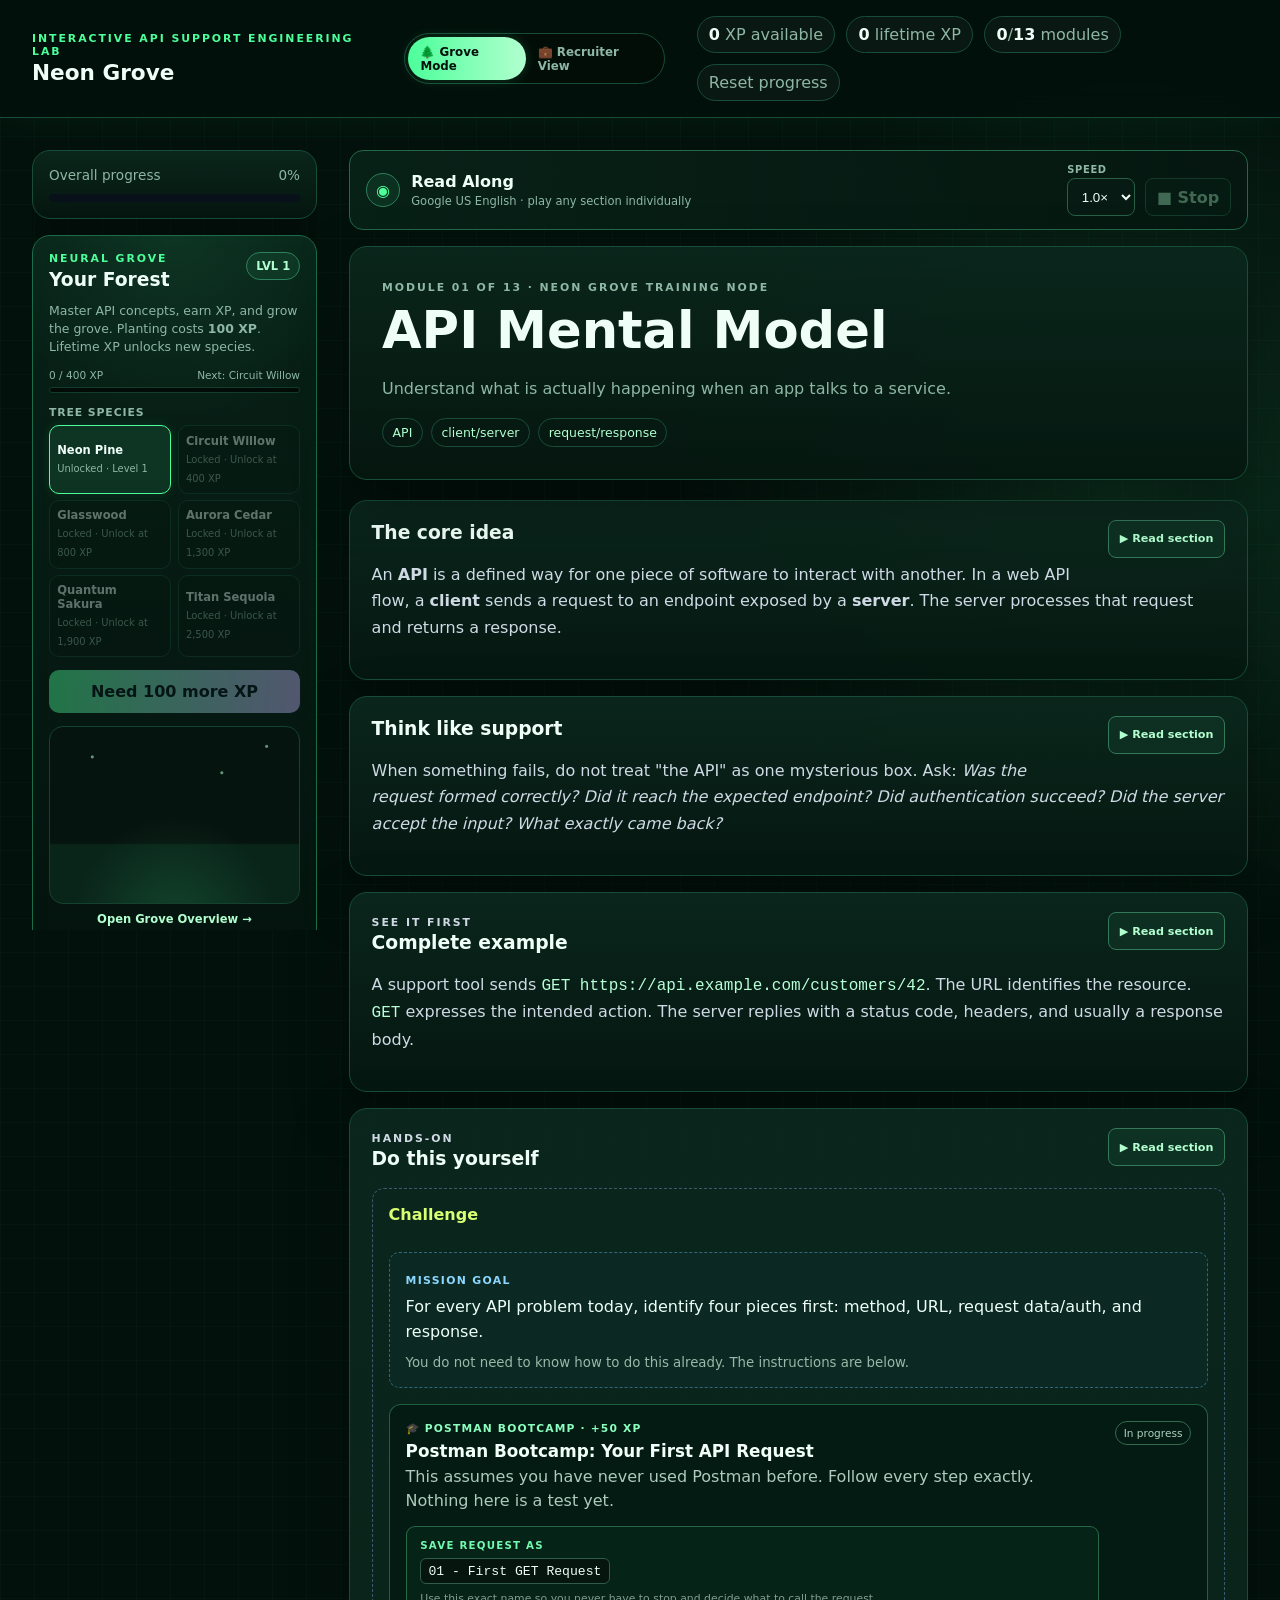
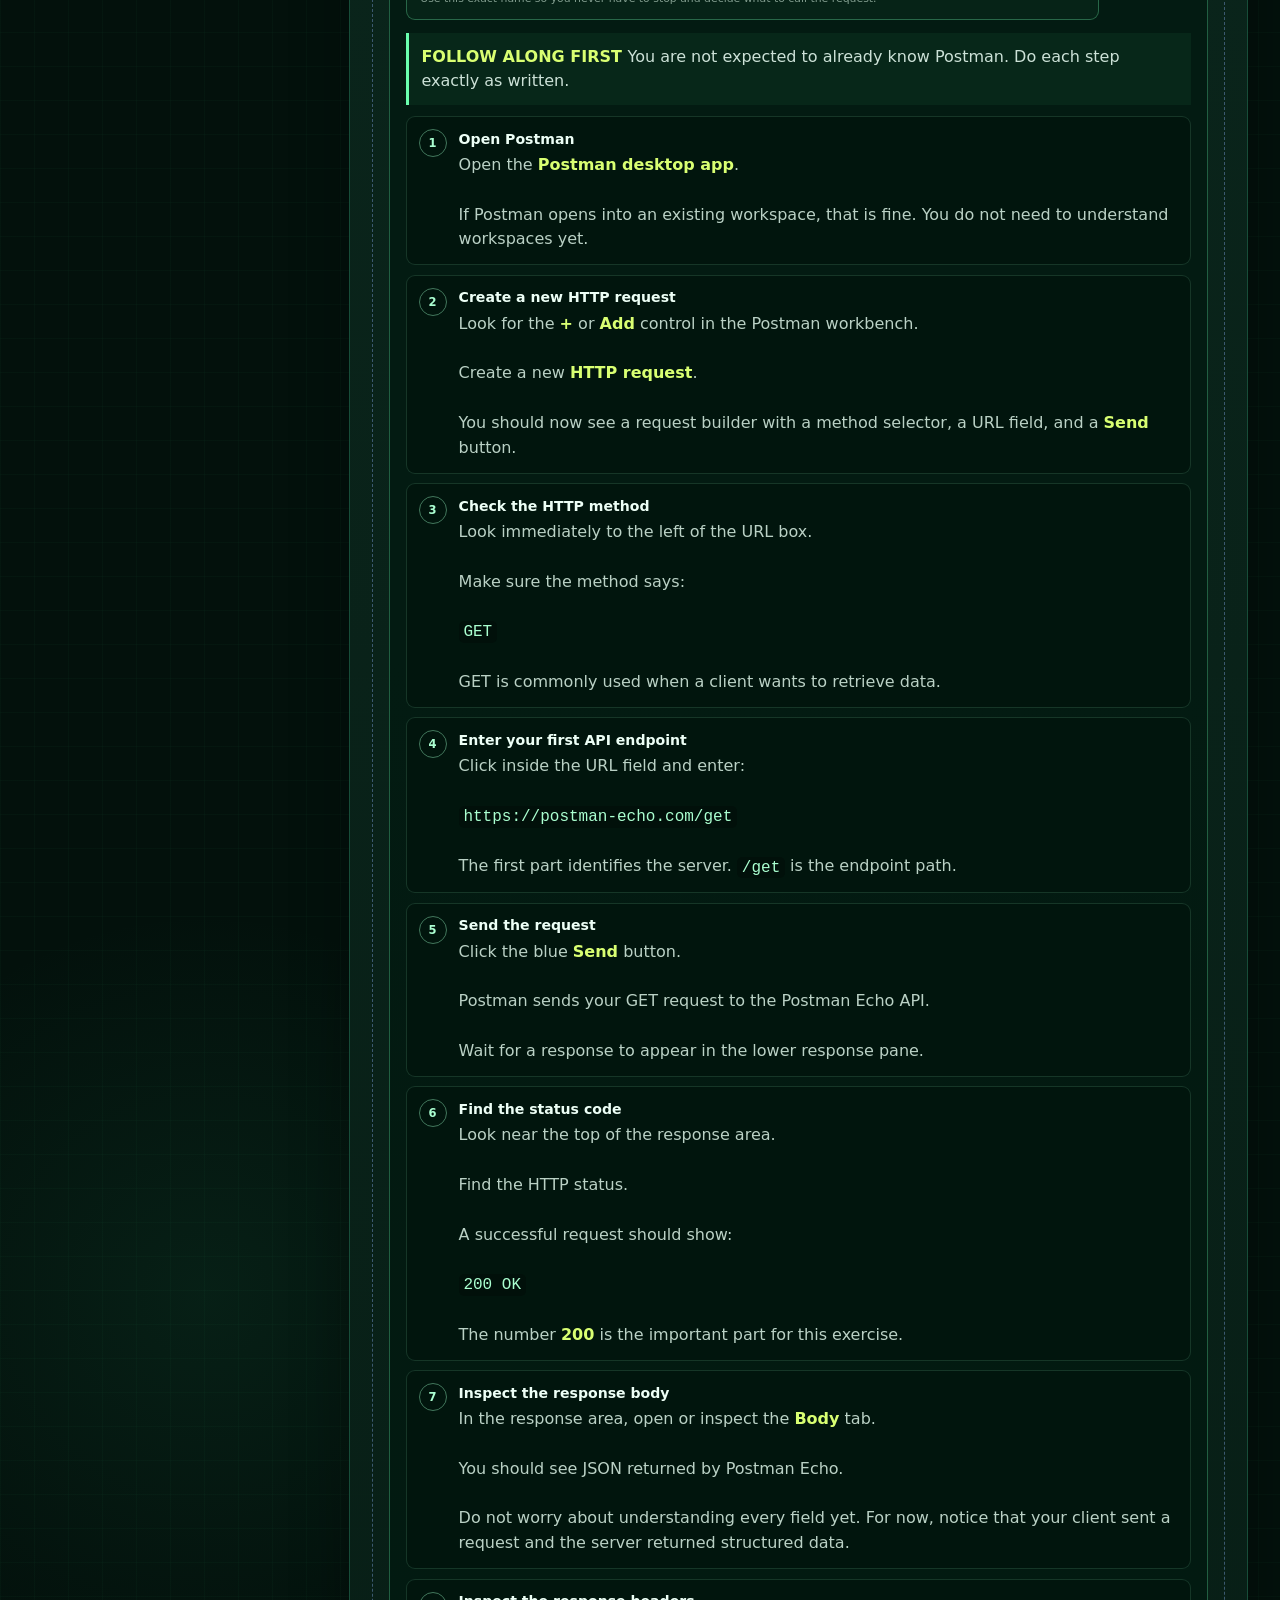
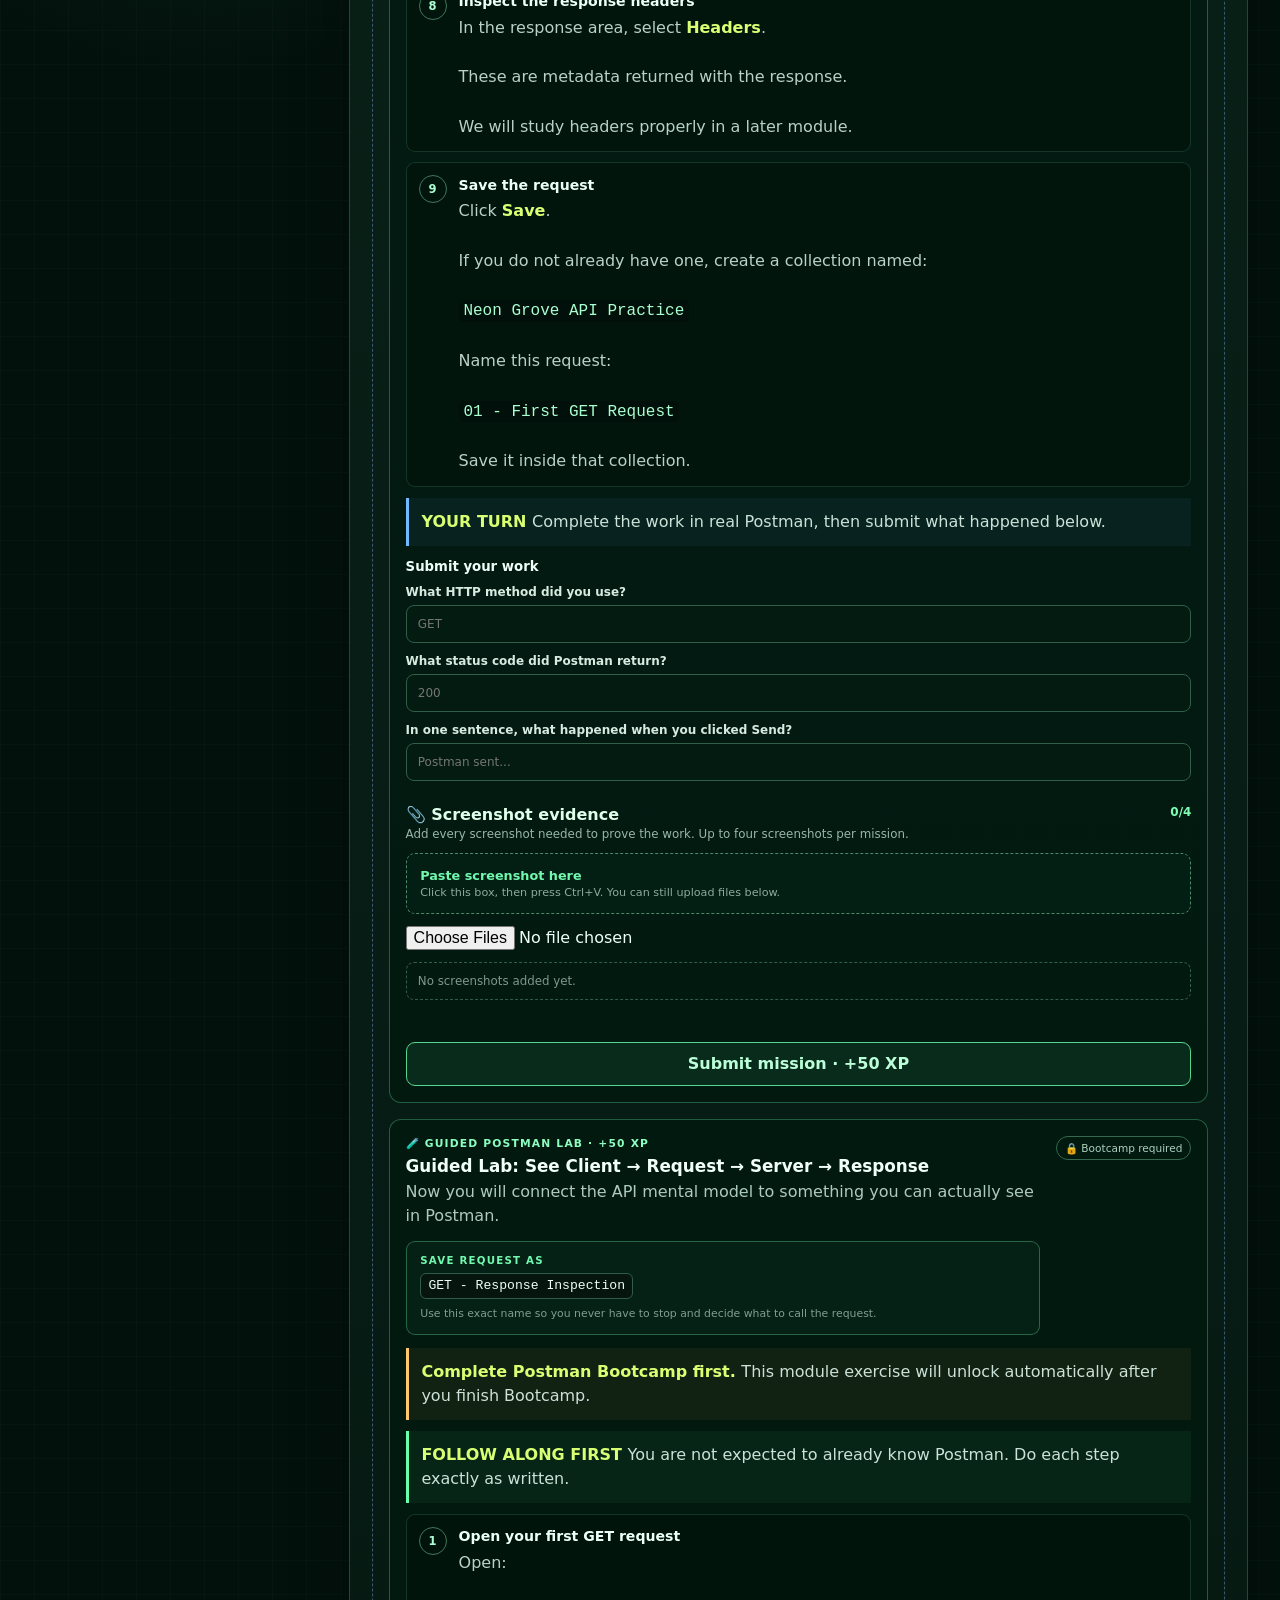
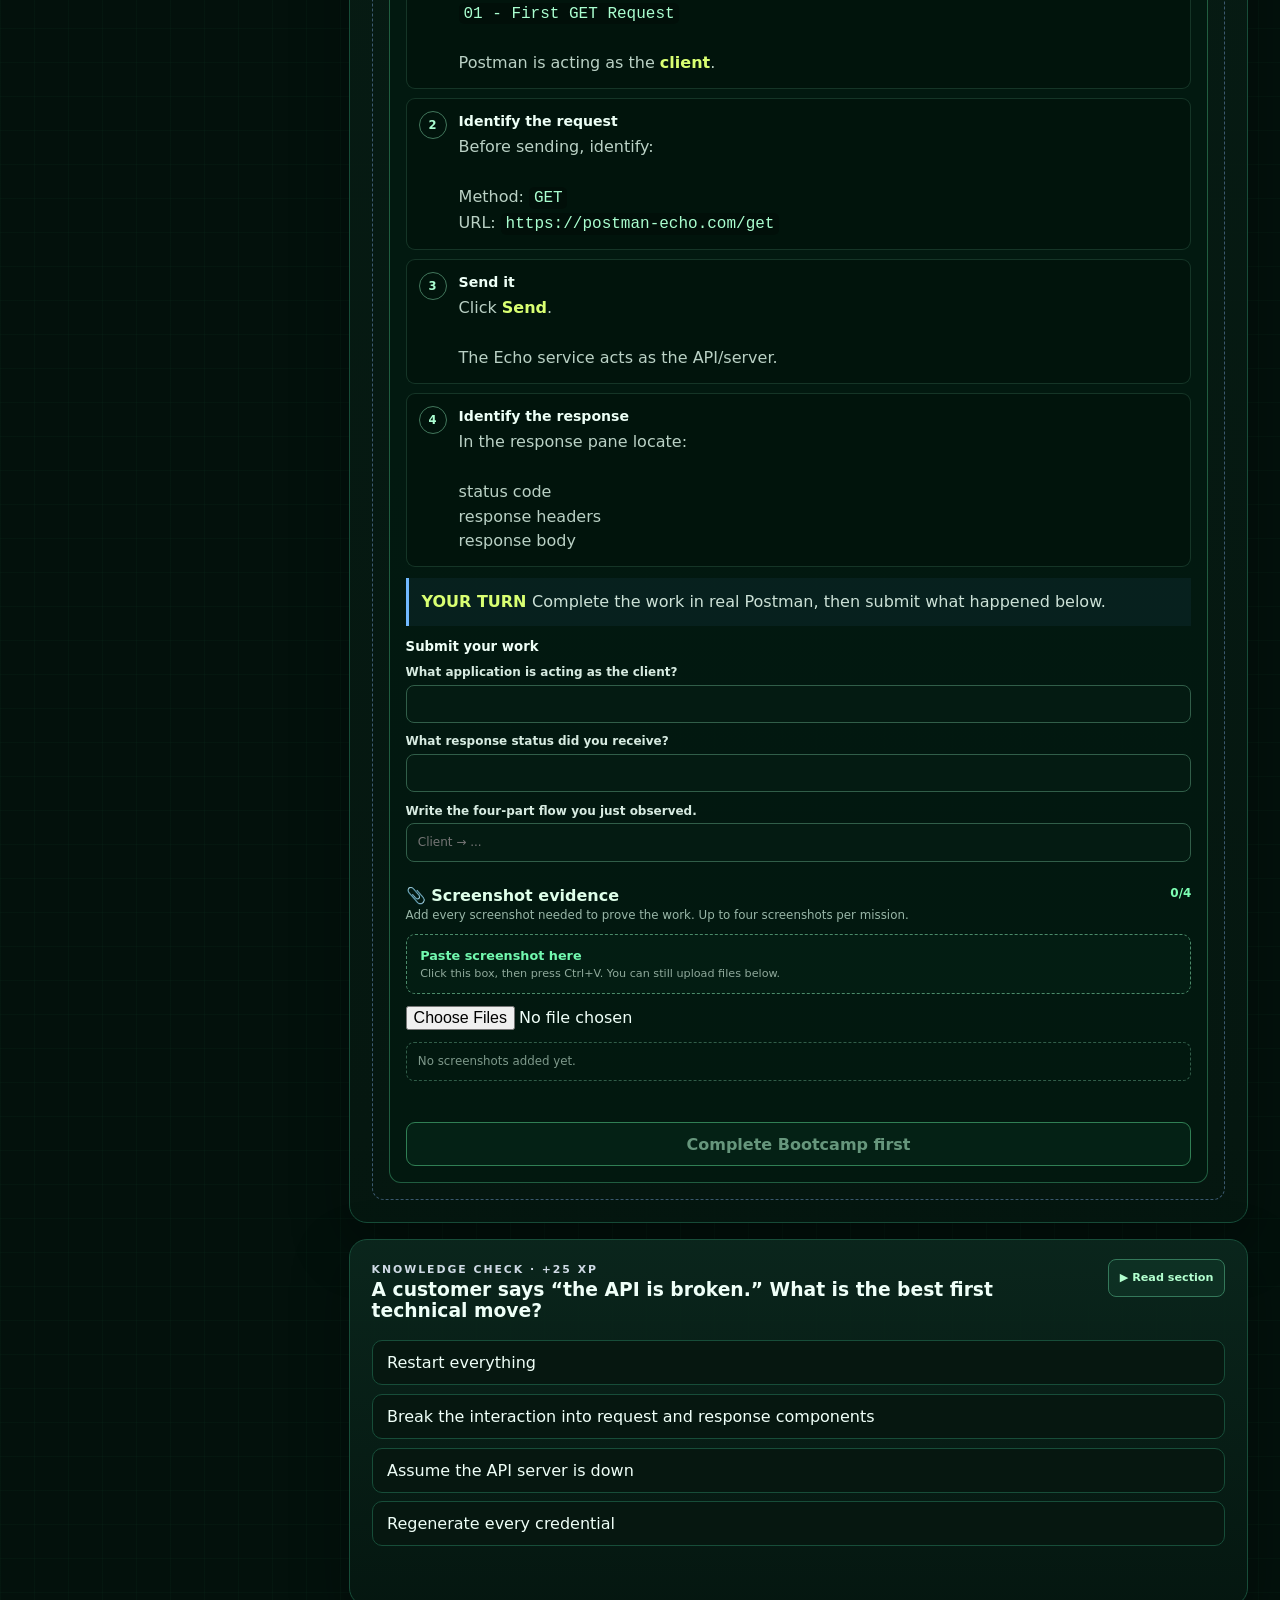
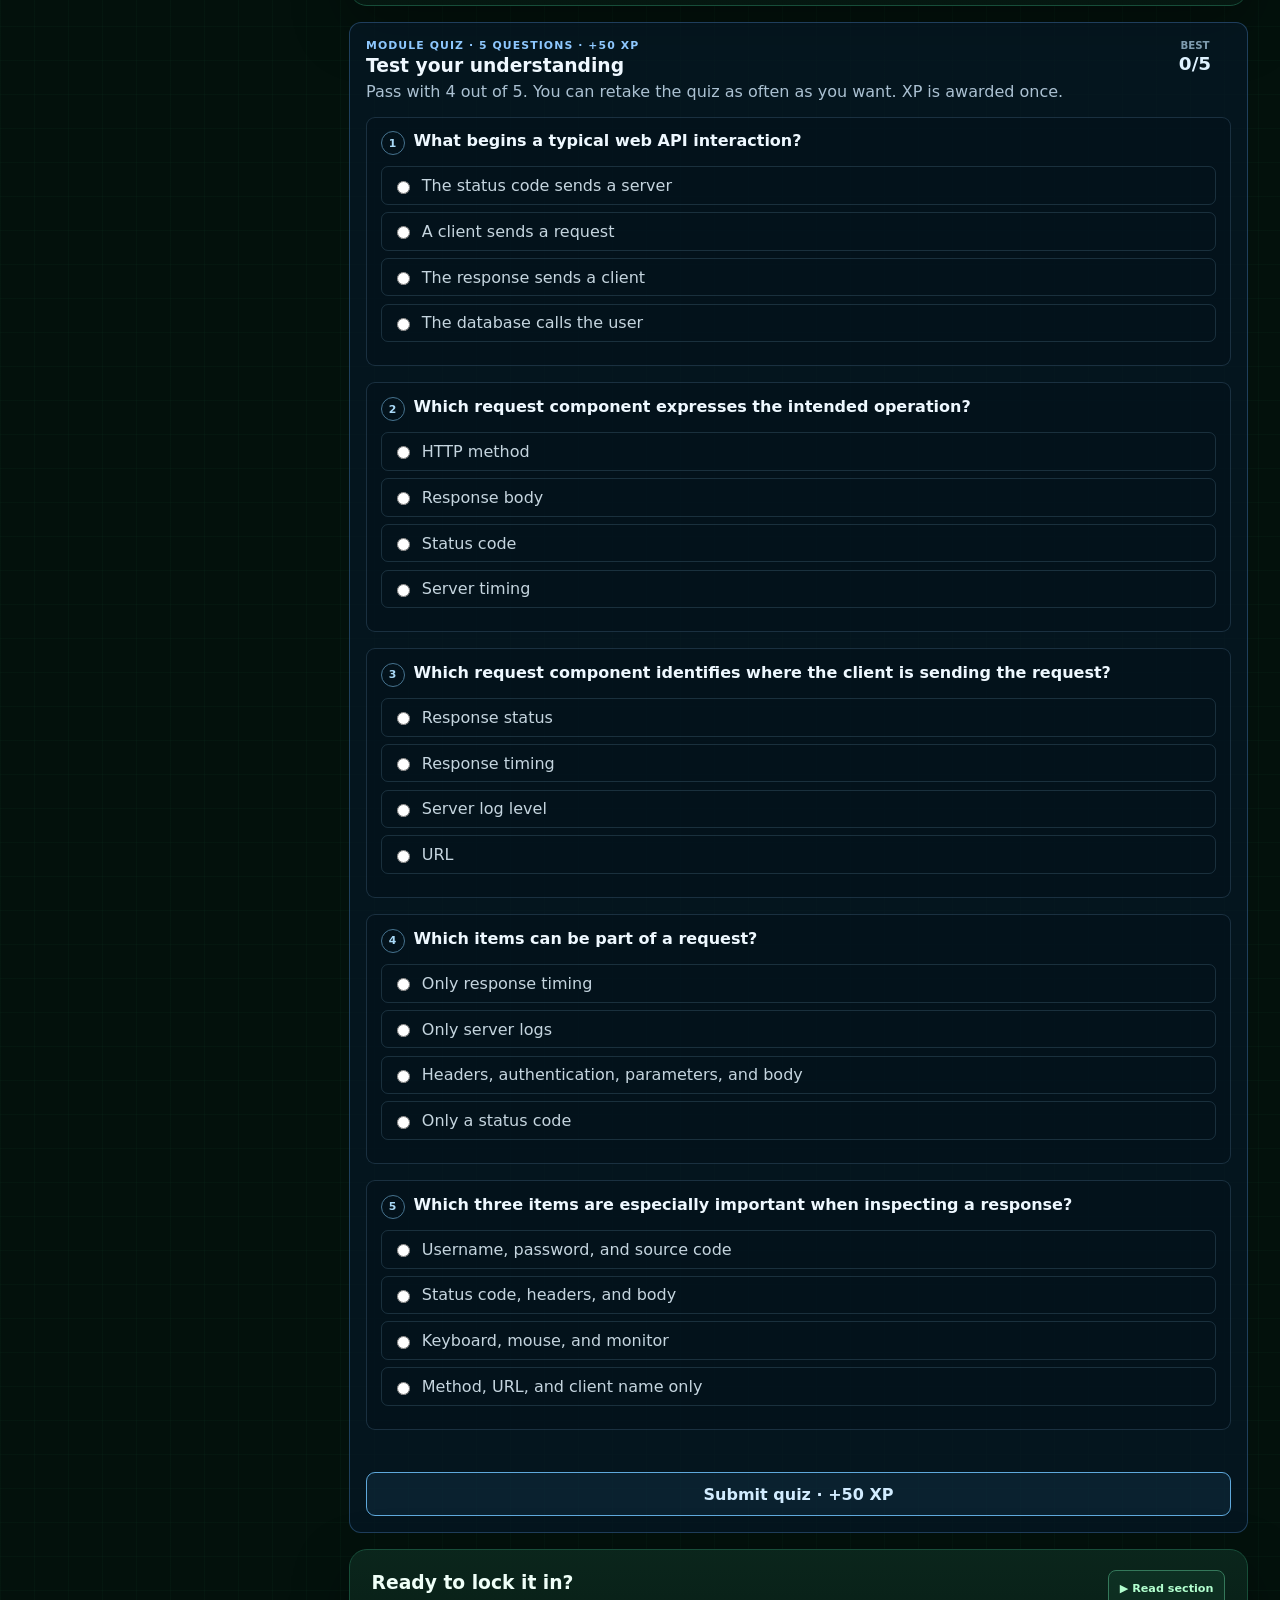
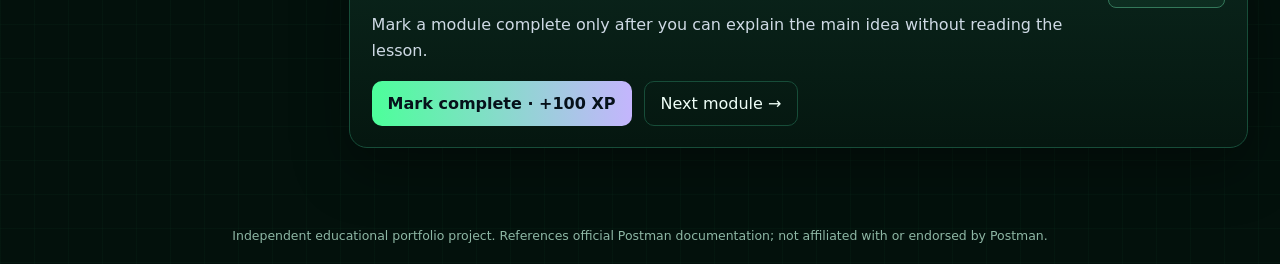
<file: index.html>
<!doctype html>
<html lang="en">
<head>
  <meta charset="utf-8" />
  <meta name="viewport" content="width=device-width, initial-scale=1" />
  <meta name="description" content="Interactive API troubleshooting lab for learning REST APIs, HTTP, JSON, authentication, Postman, and support-engineering workflows." />
  <title>Neon Grove: API Support Lab</title>
  <link rel="stylesheet" href="styles.css?v=20261002114543" />
</head>
<body>
  <header class="topbar">
    <div>
      <p class="eyebrow">INTERACTIVE API SUPPORT ENGINEERING LAB</p>
      <h1>Neon Grove</h1>
      
    </div>
    
      <div class="mode-toggle"
           aria-label="Portfolio view">

        <span class="mode-option active">
          🌲 Grove Mode
        </span>

        <a class="mode-option"
           href="technical.html">
          💼 Recruiter View
        </a>

      </div>
    <div class="stats">
      <span><strong id="xp">0</strong> XP available</span>
      <span><strong id="earnedXp">0</strong> lifetime XP</span>
      <span><strong id="completed">0</strong>/<strong id="totalModules">0</strong> modules</span>
      <button id="resetBtn" class="ghost" type="button">Reset progress</button>
    </div>
  </header>

  <main class="shell">
    <aside class="sidebar">
      <div class="progress-card">
        <div class="progress-label">
          <span>Overall progress</span>
          <span id="progressPct">0%</span>
        </div>
        <div class="progress-track"><div id="progressBar" class="progress-bar"></div></div>
      </div>

      <section class="forest-panel">
        <div class="forest-head">
          <div>
            <p class="eyebrow">NEURAL GROVE</p>
            <h3>Your Forest</h3>
          </div>
          <span id="forestLevel" class="forest-level">LVL 1</span>
        </div>

        <p class="forest-copy">
          Master API concepts, earn XP, and grow the grove.
          Planting costs <strong>100 XP</strong>. Lifetime XP unlocks new species.
        </p>

        <div class="xp-meter">
          <div class="xp-meter-row">
            <span id="levelProgressLabel">0 / 400 XP</span>
            <span id="nextUnlockLabel">Next: Circuit Willow</span>
          </div>

          <div class="xp-meter-track">
            <div id="levelProgressBar" class="xp-meter-fill"></div>
          </div>
        </div>

        <p class="forest-label">Tree species</p>
        <div id="speciesPicker" class="species-picker"></div>

        <button id="plantTreeBtn"
                class="primary forest-plant"
                type="button">
          Plant Tree · 100 XP
        </button>

        <a class="forest-map-link"
   href="forest.html"
   aria-label="Open Neon Grove forest overview">

  <div id="forestGrid"
       class="forest-grid"
       aria-label="Your futuristic forest">
  </div>

  <span class="forest-open-label">
    Open Grove Overview →
  </span>

</a>

        <p id="forestHint" class="forest-hint">
          Earn your first 100 XP and plant something.
        </p>
      </section>
      <nav id="moduleNav" aria-label="Course modules"></nav>

      <div class="side-note">
        <strong>Support Engineer Mode</strong>
        <p>Learn it. Use it. Break it. Diagnose it.</p>
      </div>
    </aside>

    <section class="content">
      <div id="hero" class="hero"></div>
      <div id="lesson"></div>
    </section>
  </main>

  <footer>
    Independent educational portfolio project. References official Postman documentation; not affiliated with or endorsed by Postman.
  </footer>






  <script src="data/lessons.js?v=20261003125410"></script>
  <script src="data/postman-tutorials.js?v=20261003125410"></script>
  <script src="data/module-quizzes.js?v=20261003125410"></script>
  <script src="public-state.js"></script>
<script src="app.js?v=20261003175802"></script>
  <script src="speech.js?v=20261003125410"></script>
</body>
</html>
</file>
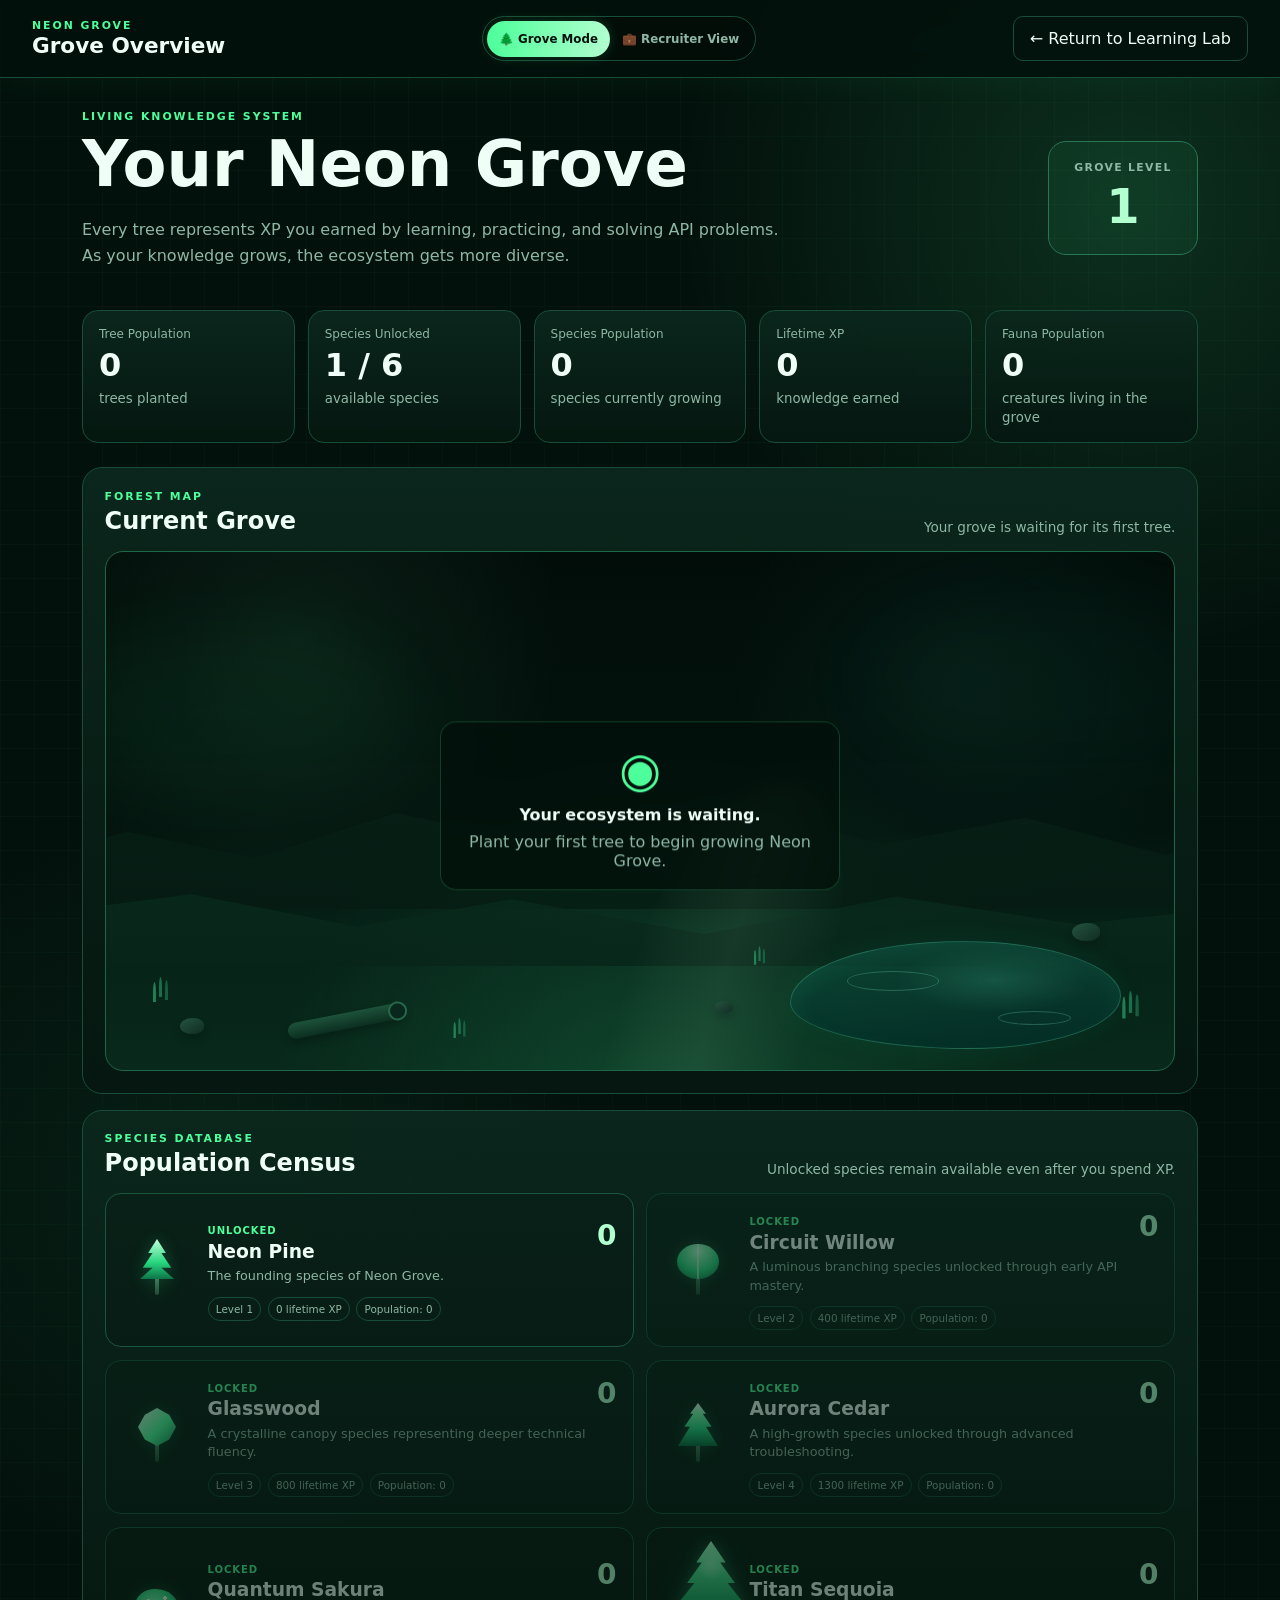
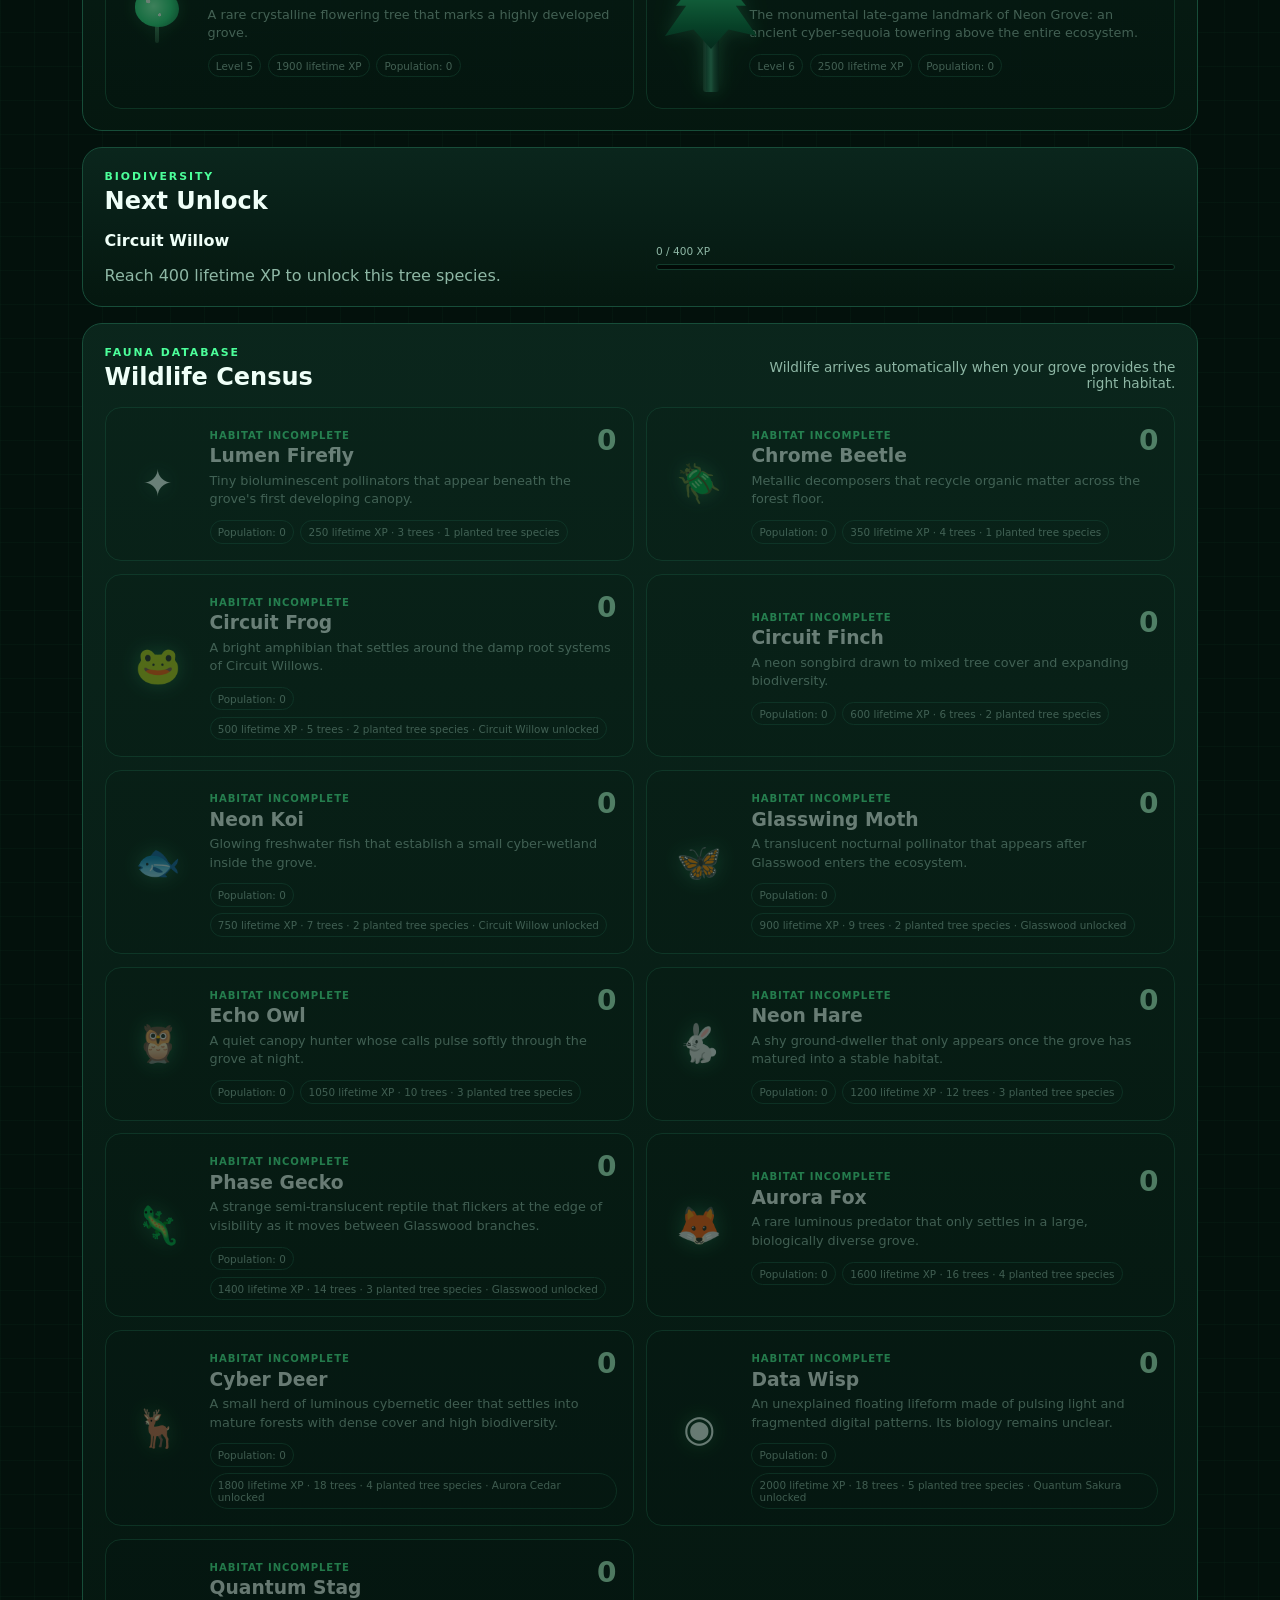
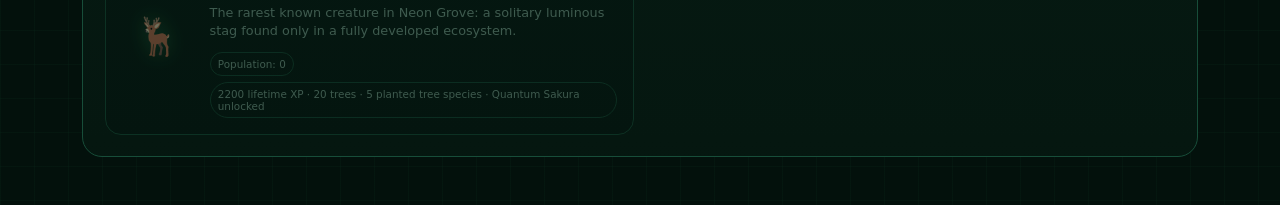
<file: forest.html>
<!doctype html>
<html lang="en">

<head>

  <meta charset="utf-8" />

  <meta name="viewport"
        content="width=device-width, initial-scale=1" />

  <meta name="description"
        content="Neon Grove forest overview and species population." />

  <title>
    Neon Grove · Grove Overview
  </title>

  <link rel="stylesheet"
        href="styles.css" />

</head>

<body class="grove-page">

  <header class="topbar grove-topbar">

    <div>

      <p class="eyebrow">
        NEON GROVE
      </p>

      <h1>
        Grove Overview
      </h1>

    </div>

    
    <div class="mode-toggle"
         aria-label="Portfolio view">

      <span class="mode-option active">
        🌲 Grove Mode
      </span>

      <a class="mode-option"
         href="technical.html">
        💼 Recruiter View
      </a>

    </div>
    <a class="secondary grove-back"
       href="index.html">

      ← Return to Learning Lab

    </a>

  </header>


  <main class="grove-shell">

    <section class="grove-hero">

      <div>

        <p class="eyebrow">
          LIVING KNOWLEDGE SYSTEM
        </p>

        <h2>
          Your Neon Grove
        </h2>

        <p>
          Every tree represents XP you earned by learning,
          practicing, and solving API problems.
          As your knowledge grows, the ecosystem gets more diverse.
        </p>

      </div>

      <div class="grove-level-badge">

        <span>
          GROVE LEVEL
        </span>

        <strong id="groveLevel">
          1
        </strong>

      </div>

    </section>


    <section class="grove-stat-grid">

      <article class="grove-stat">

        <span>
          Tree Population
        </span>

        <strong id="forestTotalTrees">
          0
        </strong>

        <small>
          trees planted
        </small>

      </article>


      <article class="grove-stat">

        <span>
          Species Unlocked
        </span>

        <strong id="forestUnlockedSpecies">
          1 / 5
        </strong>

        <small>
          available species
        </small>

      </article>


      <article class="grove-stat">

        <span>
          Species Population
        </span>

        <strong id="forestPlantedSpecies">
          0
        </strong>

        <small>
          species currently growing
        </small>

      </article>


      <article class="grove-stat">

        <span>
          Lifetime XP
        </span>

        <strong id="forestLifetimeXp">
          0
        </strong>

        <small>
          knowledge earned
        </small>

      </article>
      <article class="grove-stat">

        <span>
          Fauna Population
        </span>

        <strong id="forestFaunaPopulation">
          0
        </strong>

        <small>
          creatures living in the grove
        </small>

      </article>

    </section>


    <section class="grove-main-panel">

      <div class="grove-panel-heading">

        <div>

          <p class="eyebrow">
            FOREST MAP
          </p>

          <h2>
            Current Grove
          </h2>

        </div>

        <p id="groveSummary"
           class="grove-summary">

          Your grove is waiting for its first tree.

        </p>

      </div>


      <div id="forestOverview"
           class="grove-canvas"
           aria-label="Full Neon Grove forest">

        <div id="emptyGrove"
             class="grove-empty">

          <span class="grove-seed">
            ◇
          </span>

          <strong>
            The grove is empty.
          </strong>

          <p>
            Earn 100 XP in the learning lab
            and plant your first Neon Pine.
          </p>

        </div>

      </div>

    </section>


    <section class="grove-main-panel">

      <div class="grove-panel-heading">

        <div>

          <p class="eyebrow">
            SPECIES DATABASE
          </p>

          <h2>
            Population Census
          </h2>

        </div>

        <p class="grove-summary">
          Unlocked species remain available even after you spend XP.
        </p>

      </div>


      <div id="speciesCensus"
           class="species-census">
      </div>

    </section>


    <section class="grove-main-panel">

      <div class="grove-panel-heading">

        <div>

          <p class="eyebrow">
            BIODIVERSITY
          </p>

          <h2>
            Next Unlock
          </h2>

        </div>

      </div>


      <div class="grove-unlock-row">

        <div>

          <strong id="nextSpeciesName">
            Circuit Willow
          </strong>

          <p id="nextSpeciesText">
            Reach 400 lifetime XP to unlock this species.
          </p>

        </div>


        <div class="grove-unlock-meter">

          <div class="xp-meter-row">

            <span id="groveProgressText">
              0 / 400 XP
            </span>

          </div>

          <div class="xp-meter-track">

            <div id="groveProgressBar"
                 class="xp-meter-fill">
            </div>

          </div>

        </div>

      </div>

    </section>

  
    <section class="grove-main-panel">

      <div class="grove-panel-heading">

        <div>

          <p class="eyebrow">
            FAUNA DATABASE
          </p>

          <h2>
            Wildlife Census
          </h2>

        </div>

        <p class="grove-summary">
          Wildlife arrives automatically when your grove provides the right habitat.
        </p>

      </div>

      <div id="faunaCensus"
           class="fauna-census">
      </div>

    </section>

  </main>


  <script src="data/lessons.js"></script>
  <script src="forest.js"></script>

</body>

</html>
</file>
<file: styles.css>
:root {
  --bg: #091017;
  --panel: #101a24;
  --panel2: #142231;
  --text: #edf5ff;
  --muted: #91a4b7;
  --line: #24384b;
  --accent: #7dd3fc;
  --accent2: #a7f3d0;
  --warning: #fcd34d;
  --danger: #fca5a5;
  --ok: #86efac;
  --shadow: 0 20px 50px rgba(0,0,0,.28);
}

* { box-sizing: border-box; }
html { scroll-behavior: smooth; }
body {
  margin: 0;
  font-family: Inter, ui-sans-serif, system-ui, -apple-system, BlinkMacSystemFont, "Segoe UI", sans-serif;
  background: radial-gradient(circle at top right, #10273a 0, var(--bg) 34rem);
  color: var(--text);
  min-height: 100vh;
}
button, input { font: inherit; }
button { cursor: pointer; }

.topbar {
  position: sticky;
  top: 0;
  z-index: 20;
  display: flex;
  justify-content: space-between;
  gap: 2rem;
  align-items: center;
  padding: 1rem 2rem;
  border-bottom: 1px solid var(--line);
  backdrop-filter: blur(14px);
  background: rgba(9,16,23,.88);
}
h1 { margin: .1rem 0 0; font-size: 1.35rem; }
.eyebrow {
  margin: 0;
  font-size: .68rem;
  letter-spacing: .18em;
  color: var(--accent);
  font-weight: 800;
}
.stats { display: flex; gap: .7rem; align-items: center; flex-wrap: wrap; }
.stats span, .ghost {
  border: 1px solid var(--line);
  background: rgba(255,255,255,.03);
  padding: .5rem .7rem;
  border-radius: 999px;
  color: var(--muted);
}
.stats strong { color: var(--text); }
.ghost:hover { border-color: var(--accent); color: var(--text); }

.shell {
  width: min(1280px, 100%);
  margin: 0 auto;
  display: grid;
  grid-template-columns: 285px 1fr;
  gap: 2rem;
  padding: 2rem;
}
.sidebar {
  position: sticky;
  top: 98px;
  height: calc(100vh - 120px);
  overflow: auto;
}
.progress-card, .side-note, .card, .quiz, .ticket, .hero {
  border: 1px solid var(--line);
  border-radius: 18px;
  background: linear-gradient(180deg, rgba(20,34,49,.92), rgba(13,24,34,.92));
  box-shadow: var(--shadow);
}
.progress-card, .side-note { padding: 1rem; }
.progress-label { display: flex; justify-content: space-between; color: var(--muted); font-size: .85rem; }
.progress-track { height: 8px; background: #081019; border-radius: 99px; margin-top: .7rem; overflow: hidden; }
.progress-bar { height: 100%; width: 0; background: linear-gradient(90deg, var(--accent), var(--accent2)); transition: width .25s; }

#moduleNav { margin: 1rem 0; display: grid; gap: .4rem; }
.module-btn {
  width: 100%;
  border: 1px solid transparent;
  background: transparent;
  color: var(--muted);
  text-align: left;
  padding: .75rem;
  border-radius: 12px;
}
.module-btn:hover { background: rgba(255,255,255,.04); color: var(--text); }
.module-btn.active { border-color: var(--line); background: var(--panel2); color: var(--text); }
.module-btn.done::after { content: " ✓"; color: var(--ok); }
.module-num { color: var(--accent); font-size: .72rem; display: block; margin-bottom: .2rem; }
.side-note p { margin-bottom: 0; color: var(--muted); font-size: .88rem; }

.content { min-width: 0; }
.hero { padding: 2rem; margin-bottom: 1.25rem; }
.hero h2 { font-size: clamp(2rem, 4vw, 3.4rem); margin: .2rem 0 .7rem; }
.hero p { color: var(--muted); max-width: 70ch; line-height: 1.65; }
.tag-row { display: flex; gap: .5rem; flex-wrap: wrap; margin-top: 1rem; }
.tag {
  border: 1px solid var(--line);
  color: var(--accent2);
  border-radius: 999px;
  padding: .35rem .6rem;
  font-size: .78rem;
}

.card, .quiz, .ticket { padding: 1.35rem; margin: 1rem 0; }
.card h3, .quiz h3, .ticket h3 { margin-top: 0; }
.card p, .card li, .quiz p, .ticket p { line-height: 1.65; color: #cfdae5; }
.callout {
  border-left: 3px solid var(--accent);
  padding: .8rem 1rem;
  background: rgba(125,211,252,.06);
  border-radius: 0 10px 10px 0;
  margin: 1rem 0;
}
pre, code { font-family: "Cascadia Code", "SFMono-Regular", Consolas, monospace; }
pre {
  overflow: auto;
  padding: 1rem;
  border-radius: 12px;
  background: #060b10;
  border: 1px solid #1c2a37;
  color: #d8f5ff;
}
code { color: #b8e8ff; }
.challenge {
  display: grid;
  gap: .75rem;
  border: 1px dashed #3b596f;
  padding: 1rem;
  border-radius: 12px;
  margin-top: 1rem;
}
.challenge strong { color: var(--warning); }
.choice-grid { display: grid; gap: .55rem; margin: .8rem 0; }
.choice {
  text-align: left;
  padding: .75rem .9rem;
  border: 1px solid var(--line);
  border-radius: 10px;
  background: #0d1721;
  color: var(--text);
}
.choice:hover { border-color: var(--accent); }
.choice.correct { border-color: var(--ok); background: rgba(134,239,172,.08); }
.choice.wrong { border-color: var(--danger); background: rgba(252,165,165,.08); }
.feedback { min-height: 1.5em; color: var(--muted); }
.action-row { display: flex; gap: .75rem; flex-wrap: wrap; margin-top: 1rem; }
.primary {
  border: 0;
  border-radius: 10px;
  background: linear-gradient(90deg, var(--accent), #c4b5fd);
  color: #06111a;
  font-weight: 800;
  padding: .75rem 1rem;
}
.secondary {
  border: 1px solid var(--line);
  border-radius: 10px;
  background: transparent;
  color: var(--text);
  padding: .75rem 1rem;
}
.ticket { border-color: #5c4d1c; }
.ticket .ticket-id { color: var(--warning); font-size: .75rem; letter-spacing: .12em; font-weight: 800; }
details {
  border: 1px solid var(--line);
  border-radius: 10px;
  padding: .8rem 1rem;
  margin-top: .7rem;
  background: rgba(0,0,0,.12);
}
summary { cursor: pointer; font-weight: 700; }
.module-complete {
  border: 1px solid #2f6846;
  background: rgba(134,239,172,.06);
}
footer {
  padding: 2rem;
  text-align: center;
  color: var(--muted);
  font-size: .78rem;
}

@media (max-width: 850px) {
  .topbar { align-items: flex-start; flex-direction: column; }
  .shell { grid-template-columns: 1fr; padding: 1rem; }
  .sidebar { position: static; height: auto; }
  #moduleNav { grid-template-columns: repeat(2, minmax(0,1fr)); }
}
@media (max-width: 540px) {
  #moduleNav { grid-template-columns: 1fr; }
}

/* =========================================================
   NEON GROVE FOREST THEME
   ========================================================= */

:root {
  --bg: #03110c;
  --panel: #071b14;
  --panel2: #0b271d;

  --text: #effff8;
  --muted: #8eb7a5;

  --line: #174d39;

  --accent: #4cff9a;
  --accent2: #b2ffcf;

  --warning: #d9ff72;
  --danger: #ff9f9f;
  --ok: #63ffad;

  --shadow:
    0 20px 55px
    rgba(0,0,0,.34);
}

body {
  background:
    radial-gradient(
      circle at 88% 6%,
      rgba(76,255,154,.13),
      transparent 28rem
    ),

    radial-gradient(
      circle at 16% 35%,
      rgba(37,150,102,.11),
      transparent 24rem
    ),

    linear-gradient(
      rgba(76,255,154,.025) 1px,
      transparent 1px
    ),

    linear-gradient(
      90deg,
      rgba(76,255,154,.025) 1px,
      transparent 1px
    ),

    var(--bg);

  background-size:
    auto,
    auto,
    34px 34px,
    34px 34px,
    auto;
}

.topbar {
  background:
    rgba(3,17,12,.90);

  box-shadow:
    0 0 35px
    rgba(76,255,154,.06);
}

.hero,
.card,
.quiz,
.ticket,
.progress-card,
.side-note {
  border-color:
    #174d39;

  background:
    linear-gradient(
      180deg,
      rgba(11,39,29,.93),
      rgba(5,23,16,.95)
    );
}

.hero {
  position:
    relative;

  overflow:
    hidden;
}

.hero::after {
  content:
    "";

  position:
    absolute;

  inset:
    auto -5% -45px -5%;

  height:
    110px;

  opacity:
    .22;

  pointer-events:
    none;

  background:
    radial-gradient(
      ellipse at 8% 100%,
      #4cff9a 0 8%,
      transparent 9%
    ),

    radial-gradient(
      ellipse at 22% 100%,
      #4cff9a 0 11%,
      transparent 12%
    ),

    radial-gradient(
      ellipse at 41% 100%,
      #4cff9a 0 7%,
      transparent 8%
    ),

    radial-gradient(
      ellipse at 58% 100%,
      #4cff9a 0 10%,
      transparent 11%
    ),

    radial-gradient(
      ellipse at 76% 100%,
      #4cff9a 0 8%,
      transparent 9%
    ),

    radial-gradient(
      ellipse at 92% 100%,
      #4cff9a 0 12%,
      transparent 13%
    );
}

.module-btn.active {
  border-color:
    #236849;

  background:
    var(--panel2);

  box-shadow:
    inset 3px 0 0
    var(--accent);
}

.progress-bar {
  background:
    linear-gradient(
      90deg,
      #23c874,
      #88ffb9
    );

  box-shadow:
    0 0 14px
    rgba(76,255,154,.45);
}

.choice {
  background:
    #061710;
}

pre {
  background:
    #020907;

  border-color:
    #173b2c;

  color:
    #dcfff0;
}

code {
  color:
    #b8ffd7;
}

.callout {
  border-left-color:
    var(--accent);

  background:
    rgba(76,255,154,.06);
}

/* ---------- Forest panel ---------- */

.forest-panel {
  border:
    1px solid
    #1c6b4b;

  border-radius:
    18px;

  padding:
    1rem;

  margin:
    1rem 0;

  background:
    radial-gradient(
      circle at 50% 0%,
      rgba(76,255,154,.09),
      transparent 12rem
    ),

    linear-gradient(
      180deg,
      rgba(8,34,24,.97),
      rgba(4,19,14,.98)
    );

  box-shadow:
    0 18px 45px
    rgba(0,0,0,.28),

    inset 0 0 30px
    rgba(76,255,154,.025);
}

.forest-head {
  display:
    flex;

  justify-content:
    space-between;

  gap:
    .75rem;

  align-items:
    flex-start;
}

.forest-head h3 {
  margin:
    .2rem 0 0;
}

.forest-level {
  border:
    1px solid
    #2b815b;

  border-radius:
    999px;

  padding:
    .35rem .55rem;

  color:
    var(--accent2);

  background:
    rgba(76,255,154,.07);

  font-size:
    .72rem;

  font-weight:
    900;
}

.forest-copy,
.forest-hint {
  color:
    var(--muted);

  font-size:
    .78rem;

  line-height:
    1.45;
}

.forest-label {
  color:
    var(--muted);

  font-size:
    .68rem;

  text-transform:
    uppercase;

  letter-spacing:
    .08em;

  font-weight:
    800;

  margin:
    .8rem 0 .4rem;
}

/* ---------- XP level meter ---------- */

.xp-meter-row {
  display:
    flex;

  justify-content:
    space-between;

  gap:
    .5rem;

  color:
    var(--muted);

  font-size:
    .66rem;
}

.xp-meter-track {
  height:
    6px;

  margin-top:
    .4rem;

  background:
    #020b07;

  border:
    1px solid
    #123c2c;

  border-radius:
    999px;

  overflow:
    hidden;
}

.xp-meter-fill {
  height:
    100%;

  width:
    0;

  background:
    linear-gradient(
      90deg,
      #23c874,
      #88ffb9
    );

  box-shadow:
    0 0 14px
    rgba(76,255,154,.55);

  transition:
    width .3s ease;
}

/* ---------- Species picker ---------- */

.species-picker {
  display:
    grid;

  grid-template-columns:
    repeat(2, 1fr);

  gap:
    .4rem;
}

.species-btn {
  border:
    1px solid
    #184b37;

  border-radius:
    10px;

  background:
    rgba(0,0,0,.18);

  color:
    var(--muted);

  padding:
    .45rem;

  text-align:
    left;
}

.species-btn strong {
  display:
    block;

  color:
    var(--text);

  font-size:
    .72rem;
}

.species-btn span {
  font-size:
    .62rem;
}

.species-btn.selected {
  border-color:
    var(--accent);

  background:
    rgba(76,255,154,.10);

  box-shadow:
    0 0 12px
    rgba(76,255,154,.10);
}

.species-btn:disabled {
  opacity:
    .38;

  cursor:
    not-allowed;
}

.forest-plant {
  width:
    100%;

  margin:
    .8rem 0;
}

.forest-plant:disabled {
  opacity:
    .40;

  cursor:
    not-allowed;
}

/* ---------- Grove ---------- */

.forest-grid {
  position:
    relative;

  min-height:
    178px;

  display:
    grid;

  grid-template-columns:
    repeat(5, 1fr);

  align-items:
    end;

  gap:
    .25rem;

  padding:
    1rem .45rem .55rem;

  overflow:
    hidden;

  border-radius:
    14px;

  border:
    1px solid
    #15422f;

  background:
    radial-gradient(
      circle at 50% 110%,
      rgba(76,255,154,.14),
      transparent 45%
    ),

    linear-gradient(
      180deg,
      #06140f 0 66%,
      #092419 67% 100%
    );
}

.forest-grid::before {
  content:
    "";

  position:
    absolute;

  inset:
    0;

  pointer-events:
    none;

  opacity:
    .55;

  background:
    radial-gradient(
      circle at 17% 17%,
      #b2ffcf 0 1px,
      transparent 2px
    ),

    radial-gradient(
      circle at 69% 26%,
      #b2ffcf 0 1px,
      transparent 2px
    ),

    radial-gradient(
      circle at 87% 11%,
      #b2ffcf 0 1px,
      transparent 2px
    );
}

/* ---------- Base tree ---------- */

.tree {
  position:
    relative;

  height:
    58px;

  min-width:
    24px;

  animation:
    sprout .42s
    ease-out both;

  filter:
    drop-shadow(
      0 0 8px
      rgba(76,255,154,.20)
    );
}

.tree::before {
  content:
    "";

  position:
    absolute;

  left:
    50%;

  bottom:
    4px;

  width:
    4px;

  height:
    26px;

  transform:
    translateX(-50%);

  background:
    linear-gradient(
      #4c9b6d,
      #224b35
    );

  border-radius:
    4px;
}

.tree::after {
  content:
    "";

  position:
    absolute;

  left:
    50%;

  bottom:
    20px;

  transform:
    translateX(-50%);
}

/* Neon Pine */

.tree.neon-pine::after {
  width:
    34px;

  height:
    40px;

  clip-path:
    polygon(
      50% 0,
      76% 35%,
      63% 35%,
      92% 72%,
      63% 72%,
      100% 100%,
      0 100%,
      37% 72%,
      8% 72%,
      37% 35%,
      24% 35%
    );

  background:
    linear-gradient(
      #c1ffda,
      #28d77f 58%,
      #0e7547
    );
}

/* Circuit Willow */

.tree.circuit-willow::after {
  width:
    42px;

  height:
    35px;

  border-radius:
    50%;

  background:
    linear-gradient(
      90deg,
      transparent 47%,
      rgba(230,255,240,.55) 48% 51%,
      transparent 52%
    ),

    radial-gradient(
      circle at 50% 20%,
      #afffd0,
      #2bd67f 58%,
      #0b6d42
    );
}

/* Glasswood */

.tree.glasswood::after {
  width:
    38px;

  height:
    38px;

  clip-path:
    polygon(
      50% 0,
      82% 18%,
      100% 50%,
      82% 83%,
      50% 100%,
      18% 83%,
      0 50%,
      18% 18%
    );

  background:
    linear-gradient(
      135deg,
      #dbffe9,
      #4cff9a 55%,
      #168858
    );
}

/* Aurora Cedar */

.tree.aurora-cedar::after {
  width:
    40px;

  height:
    43px;

  clip-path:
    polygon(
      50% 0,
      70% 25%,
      62% 25%,
      84% 55%,
      70% 55%,
      100% 100%,
      0 100%,
      30% 55%,
      16% 55%,
      38% 25%,
      30% 25%
    );

  background:
    linear-gradient(
      #e4ffed,
      #76ffae 26%,
      #27d784 60%,
      #0b6c40
    );
}

/* Quantum Sakura */

.tree.quantum-sakura::after {
  width:
    44px;

  height:
    38px;

  border-radius:
    46% 54% 48% 52%;

  background:
    radial-gradient(
      circle at 30% 32%,
      #e4ffec 0 5%,
      transparent 6%
    ),

    radial-gradient(
      circle at 68% 24%,
      #e4ffec 0 4%,
      transparent 5%
    ),

    radial-gradient(
      circle at 56% 68%,
      #e4ffec 0 4%,
      transparent 5%
    ),

    radial-gradient(
      circle at 42% 45%,
      #83ffb6,
      #2ed67f 55%,
      #147448
    );
}

.forest-hint {
  text-align:
    center;

  margin:
    .55rem 0 0;
}

@keyframes sprout {

  from {
    transform:
      translateY(12px)
      scale(.6);

    opacity:
      0;
  }

  to {
    transform:
      translateY(0)
      scale(1);

    opacity:
      1;
  }
}

@media (max-width: 850px) {

  .forest-grid {
    grid-template-columns:
      repeat(
        10,
        minmax(20px, 1fr)
      );
  }
}
/* =========================================================
   NEON GROVE OVERVIEW PAGE
   ========================================================= */

.forest-map-link {
  display: block;
  text-decoration: none;
  color: inherit;
  border-radius: 14px;
}

.forest-map-link:focus-visible {
  outline: 2px solid var(--accent);
  outline-offset: 4px;
}

.forest-map-link:hover .forest-grid {
  border-color: var(--accent);
  box-shadow:
    0 0 24px
    rgba(76,255,154,.12);
}

.forest-open-label {
  display: block;
  margin: .5rem 0 .1rem;
  text-align: center;
  color: var(--accent2);
  font-size: .72rem;
  font-weight: 800;
}

.grove-back {
  text-decoration: none;
}

.grove-shell {
  width: min(1180px, 100%);
  margin: 0 auto;
  padding: 2rem;
}

.grove-hero {
  display: grid;
  grid-template-columns: 1fr auto;
  gap: 2rem;
  align-items: center;
  margin-bottom: 1.5rem;
}

.grove-hero h2 {
  margin: .25rem 0 .65rem;
  font-size: clamp(2.2rem, 5vw, 4.5rem);
}

.grove-hero > div:first-child > p:last-child {
  max-width: 720px;
  color: var(--muted);
  line-height: 1.65;
}

.grove-level-badge {
  min-width: 150px;
  padding: 1.2rem;
  text-align: center;
  border: 1px solid #287653;
  border-radius: 18px;
  background: rgba(76,255,154,.06);
}

.grove-level-badge span {
  display: block;
  color: var(--muted);
  font-size: .68rem;
  letter-spacing: .12em;
  font-weight: 800;
}

.grove-level-badge strong {
  display: block;
  margin-top: .25rem;
  color: var(--accent2);
  font-size: 3rem;
}

.grove-stat-grid {
  display: grid;
  grid-template-columns: repeat(auto-fit, minmax(170px, 1fr));
  gap: .8rem;
  margin-bottom: 1.5rem;
}

.grove-stat {
  padding: 1rem;
  border: 1px solid var(--line);
  border-radius: 16px;
  background:
    linear-gradient(
      180deg,
      rgba(11,39,29,.94),
      rgba(5,23,16,.96)
    );
}

.grove-stat > span {
  display: block;
  color: var(--muted);
  font-size: .75rem;
}

.grove-stat strong {
  display: block;
  margin: .3rem 0;
  color: var(--text);
  font-size: 2rem;
}

.grove-stat small {
  color: var(--muted);
}

.grove-main-panel {
  margin: 1rem 0;
  padding: 1.35rem;
  border: 1px solid var(--line);
  border-radius: 20px;
  background:
    linear-gradient(
      180deg,
      rgba(11,39,29,.94),
      rgba(5,23,16,.97)
    );
}

.grove-panel-heading {
  display: flex;
  justify-content: space-between;
  gap: 1rem;
  align-items: end;
  margin-bottom: 1rem;
}

.grove-panel-heading h2 {
  margin: .25rem 0 0;
}

.grove-summary {
  max-width: 430px;
  margin: 0;
  color: var(--muted);
  text-align: right;
  font-size: .85rem;
}

.grove-canvas {
  min-height: 360px;
  display: grid;
  grid-template-columns:
    repeat(
      auto-fit,
      minmax(58px, 1fr)
    );
  gap: .8rem;
  align-items: end;
  padding: 2rem 1.2rem 1rem;
  overflow: hidden;
  border: 1px solid #1e6849;
  border-radius: 18px;
  background:
    radial-gradient(
      circle at 50% 115%,
      rgba(76,255,154,.20),
      transparent 48%
    ),
    radial-gradient(
      circle at 16% 20%,
      rgba(178,255,207,.07),
      transparent 16rem
    ),
    linear-gradient(
      180deg,
      #04110c 0 70%,
      #082519 71% 100%
    );
}

.grove-tree-slot {
  min-width: 0;
  display: grid;
  justify-items: center;
  align-items: end;
}

.grove-tree-slot .tree {
  transform: scale(1.25);
  transform-origin: bottom center;
  margin-bottom: .4rem;
}

.grove-tree-slot span {
  margin-top: .25rem;
  color: #5f8e78;
  font-size: .58rem;
}

.grove-empty {
  grid-column: 1 / -1;
  align-self: center;
  justify-self: center;
  max-width: 400px;
  text-align: center;
  color: var(--muted);
}

.grove-empty strong {
  display: block;
  margin: .5rem 0;
  color: var(--text);
}

.grove-seed {
  display: block;
  color: var(--accent);
  font-size: 3rem;
}

.species-census {
  display: grid;
  grid-template-columns:
    repeat(
      2,
      minmax(0, 1fr)
    );
  gap: .8rem;
}

.species-card {
  min-width: 0;
  display: grid;
  grid-template-columns: 70px 1fr;
  gap: 1rem;
  align-items: center;
  padding: 1rem;
  border: 1px solid #1a563e;
  border-radius: 16px;
  background: rgba(0,0,0,.12);
}

.species-card.species-locked {
  opacity: .45;
}

.species-preview {
  margin: 0 auto;
  transform: scale(1.15);
}

.species-info {
  min-width: 0;
}

.species-card-title {
  display: flex;
  justify-content: space-between;
  gap: .75rem;
  align-items: start;
}

.species-card h3 {
  margin: .15rem 0 .35rem;
}

.species-card p {
  margin: 0 0 .7rem;
  color: var(--muted);
  font-size: .8rem;
  line-height: 1.45;
}

.species-status {
  color: var(--accent);
  font-size: .63rem;
  font-weight: 900;
  text-transform: uppercase;
  letter-spacing: .09em;
}

.species-count {
  min-width: 42px;
  text-align: right;
  color: var(--accent2);
  font-size: 1.75rem;
}

.species-meta {
  display: flex;
  flex-wrap: wrap;
  gap: .4rem;
}

.species-meta span {
  padding: .3rem .45rem;
  border: 1px solid var(--line);
  border-radius: 999px;
  color: var(--muted);
  font-size: .65rem;
}

.grove-unlock-row {
  display: grid;
  grid-template-columns: 1fr 1fr;
  gap: 2rem;
  align-items: center;
}

.grove-unlock-row p {
  margin-bottom: 0;
  color: var(--muted);
}

.grove-unlock-meter {
  min-width: 0;
}


@media (max-width: 820px) {

  .grove-shell {
    padding: 1rem;
  }

  .grove-hero {
    grid-template-columns: 1fr;
  }

  .grove-level-badge {
    width: 140px;
  }

  .grove-stat-grid {
    grid-template-columns: repeat(2, 1fr);
  }

  .species-census {
    grid-template-columns: 1fr;
  }

  .grove-panel-heading,
  .grove-unlock-row {
    grid-template-columns: 1fr;
    display: grid;
  }

  .grove-summary {
    text-align: left;
  }

}


@media (max-width: 500px) {

  .grove-stat-grid {
    grid-template-columns: 1fr;
  }

  .species-card {
    grid-template-columns: 54px 1fr;
  }

  .grove-canvas {
    grid-template-columns:
      repeat(
        4,
        minmax(44px, 1fr)
      );
  }

}
/* =========================================================
   NEON GROVE FAUNA SYSTEM
   ========================================================= */

.fauna-census {
  display: grid;
  grid-template-columns:
    repeat(
      2,
      minmax(0, 1fr)
    );
  gap: .8rem;
}

.fauna-card {
  min-width: 0;
  display: grid;
  grid-template-columns:
    72px 1fr;
  gap: 1rem;
  align-items: center;
  padding: 1rem;
  border: 1px solid #1a563e;
  border-radius: 16px;
  background:
    rgba(0,0,0,.12);
}

.fauna-card.fauna-locked {
  opacity: .42;
}

.fauna-card-icon {
  display: grid;
  place-items: center;
  min-height: 68px;
  font-size: 2.3rem;
  filter:
    drop-shadow(
      0 0 10px
      rgba(76,255,154,.35)
    );
}

.fauna-card-info {
  min-width: 0;
}

.fauna-card-title {
  display: flex;
  justify-content: space-between;
  gap: .75rem;
  align-items: start;
}

.fauna-card h3 {
  margin:
    .15rem 0 .35rem;
}

.fauna-card p {
  margin:
    0 0 .7rem;
  color:
    var(--muted);
  font-size:
    .8rem;
  line-height:
    1.45;
}


/* Animals inside the main forest */

.fauna-slot {
  min-height: 58px;
  display: grid;
  align-items: end;
  justify-items: center;
  position: relative;
  z-index: 3;
}

.fauna-icon {
  display: block;
  font-size: 1.65rem;
  cursor: default;
  animation:
    fauna-arrive .55s
    ease-out both;
  filter:
    drop-shadow(
      0 0 7px
      rgba(76,255,154,.45)
    );
}

.fauna-lumen-firefly .fauna-icon {
  font-size: 1rem;
  color: var(--accent2);
  animation:
    firefly-pulse 2.4s
    ease-in-out infinite;
}

.fauna-circuit-finch .fauna-icon {
  transform:
    translateY(-24px);
}

.fauna-glasswing-moth .fauna-icon {
  transform:
    translateY(-18px);
}

.fauna-neon-hare .fauna-icon {
  transform:
    translateY(2px);
}

.fauna-aurora-fox .fauna-icon {
  transform:
    translateY(2px);
}

.fauna-quantum-stag .fauna-icon {
  font-size: 2rem;
  transform:
    translateY(1px);
}


@keyframes fauna-arrive {

  from {
    opacity: 0;
    transform:
      translateY(8px)
      scale(.7);
  }

  to {
    opacity: 1;
  }

}


@keyframes firefly-pulse {

  0%,
  100% {
    opacity: .45;
    filter:
      drop-shadow(
        0 0 3px
        rgba(76,255,154,.35)
      );
  }

  50% {
    opacity: 1;
    filter:
      drop-shadow(
        0 0 11px
        rgba(178,255,207,.9)
      );
  }

}


@media (max-width: 820px) {

  .fauna-census {
    grid-template-columns:
      1fr;
  }

}


@media (
  prefers-reduced-motion:
  reduce
) {

  .fauna-icon {
    animation:
      none !important;
  }

}
/* =========================================================
   NEON GROVE EXPANDED FAUNA
   ========================================================= */

/* Forest floor */

.fauna-chrome-beetle .fauna-icon {
  font-size: 1.25rem;
  transform: translateY(4px);
}

.fauna-circuit-frog .fauna-icon {
  font-size: 1.45rem;
  transform: translateY(3px);
  filter:
    drop-shadow(
      0 0 8px
      rgba(76,255,154,.65)
    );
}

/* Wetland */

.fauna-neon-koi {
  min-height: 58px;
  border-radius: 50% 50% 35% 35%;
  background:
    radial-gradient(
      ellipse at center bottom,
      rgba(70,255,220,.20),
      rgba(17,114,91,.12) 52%,
      transparent 55%
    );
}

.fauna-neon-koi .fauna-icon {
  font-size: 1.45rem;
  transform: translateY(2px);
  filter:
    drop-shadow(
      0 0 9px
      rgba(77,255,213,.7)
    );
}

/* Canopy */

.fauna-echo-owl .fauna-icon {
  font-size: 1.65rem;
  transform: translateY(-30px);
  filter:
    drop-shadow(
      0 0 8px
      rgba(178,255,207,.45)
    );
}

/* Strange fauna */

.fauna-phase-gecko .fauna-icon {
  font-size: 1.45rem;
  transform: translateY(-12px);
  opacity: .82;
  filter:
    drop-shadow(
      0 0 10px
      rgba(151,255,210,.65)
    );
}

.fauna-cyber-deer .fauna-icon {
  font-size: 1.9rem;
  transform: translateY(1px);
  filter:
    drop-shadow(
      0 0 7px
      rgba(76,255,154,.75)
    )
    drop-shadow(
      0 0 15px
      rgba(178,255,207,.25)
    );
}

.fauna-data-wisp .fauna-icon {
  font-size: 1.35rem;
  color: #b2ffcf;
  transform: translateY(-28px);
  animation:
    data-wisp-pulse
    2.8s
    ease-in-out
    infinite;
}

@keyframes data-wisp-pulse {

  0%,
  100% {
    opacity: .35;

    filter:
      drop-shadow(
        0 0 5px
        rgba(76,255,154,.35)
      );
  }

  50% {
    opacity: 1;

    filter:
      drop-shadow(
        0 0 16px
        rgba(178,255,207,.95)
      );
  }

}

@media (prefers-reduced-motion: reduce) {

  .fauna-data-wisp .fauna-icon {
    animation: none;
    opacity: 1;
  }

}
/* =========================================================
   TECHNICAL RECRUITER VIEW
   ========================================================= */

.recruiter-view-link {
  display: inline-block;
  margin-top: .4rem;
  color: var(--accent2);
  text-decoration: none;
  font-size: .78rem;
  font-weight: 800;
}

.recruiter-view-link:hover {
  text-decoration: underline;
}


.technical-page {
  background: #0b0f13;
  color: #edf2f7;
}


.technical-topbar {
  display: flex;
  justify-content: space-between;
  gap: 2rem;
  align-items: center;

  padding: 1.25rem 2rem;

  border-bottom: 1px solid #29323b;

  background: #0d1218;
}


.technical-topbar h1 {
  margin: .2rem 0 0;
}


.technical-kicker {
  margin: 0;

  color: #9aa7b3;

  font-size: .7rem;
  font-weight: 800;

  letter-spacing: .14em;
}


.technical-nav {
  display: flex;
  gap: .7rem;
  flex-wrap: wrap;
}


.technical-nav a {
  padding: .55rem .75rem;

  border: 1px solid #34404a;
  border-radius: 9px;

  color: #edf2f7;
  text-decoration: none;

  font-size: .82rem;
}


.technical-nav a:hover {
  border-color: #8da0b0;
}


.technical-shell {
  width: min(1180px, 100%);

  margin: 0 auto;

  padding: 2.5rem 2rem 5rem;
}


.technical-hero {
  padding: 3rem 0;

  border-bottom: 1px solid #28313a;
}


.technical-hero h2 {
  max-width: 900px;

  margin: .5rem 0 1rem;

  font-size: clamp(2.2rem, 5vw, 4.3rem);

  line-height: 1.06;
}


.technical-hero p:last-child {
  max-width: 760px;

  color: #aab6c0;

  line-height: 1.7;
}


.technical-section {
  padding: 3rem 0;

  border-bottom: 1px solid #28313a;
}


.technical-heading {
  margin-bottom: 1.4rem;
}


.technical-heading h2 {
  margin: .35rem 0 0;

  font-size: 1.8rem;
}


.technical-skill-grid {
  display: grid;

  grid-template-columns:
    repeat(
      3,
      minmax(0, 1fr)
    );

  gap: .7rem;
}


.technical-skill-grid article {
  padding: 1rem;

  border: 1px solid #2e3943;
  border-radius: 12px;

  background: #11171d;
}


.technical-skill-grid strong {
  display: block;

  margin-bottom: .35rem;
}


.technical-skill-grid span {
  color: #98a7b3;

  font-size: .8rem;

  line-height: 1.45;
}


.artifact-grid {
  display: grid;

  grid-template-columns:
    repeat(
      2,
      minmax(0, 1fr)
    );

  gap: .8rem;
}


.artifact-card {
  display: block;

  padding: 1.2rem;

  border: 1px solid #33404a;
  border-radius: 14px;

  color: #edf2f7;

  text-decoration: none;

  background: #10161c;
}


.artifact-card:hover {
  border-color: #8595a3;
}


.artifact-card strong {
  display: block;

  margin: .3rem 0 .5rem;

  font-size: 1.05rem;
}


.artifact-card p {
  color: #9caab5;

  line-height: 1.5;
}


.artifact-type {
  color: #8fa0ae;

  font-size: .65rem;
  font-weight: 900;

  letter-spacing: .13em;
}


.artifact-action {
  color: #c6d2dc;

  font-size: .78rem;
  font-weight: 800;
}


.workflow-list {
  display: grid;
  gap: .65rem;
}


.workflow-list article {
  display: grid;

  grid-template-columns: 52px 1fr;

  gap: 1rem;

  padding: 1rem 0;
}


.workflow-list > article > span {
  color: #728290;

  font-family: monospace;

  font-size: 1rem;
}


.workflow-list strong {
  display: block;

  margin-bottom: .25rem;
}


.workflow-list p {
  margin: 0;

  color: #98a7b3;

  line-height: 1.55;
}


.case-grid {
  display: grid;

  grid-template-columns:
    repeat(
      3,
      minmax(0, 1fr)
    );

  gap: .8rem;
}


.case-grid article {
  padding: 1.1rem;

  border: 1px solid #313d46;
  border-radius: 12px;

  background: #10161c;
}


.case-grid code {
  color: #aab8c4;
}


.case-grid h3 {
  margin: .65rem 0 .4rem;
}


.case-grid p {
  margin: 0;

  color: #98a7b3;

  font-size: .82rem;

  line-height: 1.5;
}


.technical-next {
  border-bottom: 0;
}


.technical-next p:last-child {
  max-width: 720px;

  color: #9eacb7;

  line-height: 1.6;
}


@media (max-width: 800px) {

  .technical-topbar {
    align-items: flex-start;
    flex-direction: column;
  }

  .technical-shell {
    padding:
      1.5rem 1rem 4rem;
  }

  .technical-skill-grid,
  .case-grid {
    grid-template-columns:
      repeat(
        2,
        minmax(0, 1fr)
      );
  }

}


@media (max-width: 520px) {

  .technical-skill-grid,
  .artifact-grid,
  .case-grid {
    grid-template-columns:
      1fr;
  }

}
/* =========================================================
   PORTFOLIO MODE TOGGLE
   ========================================================= */

.mode-toggle {
  display: inline-flex;
  align-items: center;

  padding: .22rem;

  border: 1px solid var(--line);
  border-radius: 999px;

  background: rgba(0,0,0,.20);
}

.mode-option {
  min-height: 36px;

  display: inline-flex;
  align-items: center;
  justify-content: center;

  padding: .45rem .75rem;

  border-radius: 999px;

  color: var(--muted);

  text-decoration: none;

  font-size: .74rem;
  font-weight: 800;

  transition:
    background .15s ease,
    color .15s ease,
    border-color .15s ease;
}

.mode-option:hover {
  color: var(--text);
}

.mode-option.active {
  color: #04110c;

  background:
    linear-gradient(
      90deg,
      var(--accent),
      var(--accent2)
    );

  box-shadow:
    0 0 12px
    rgba(76,255,154,.18);
}


/* Technical mode uses a neutral active treatment */

.technical-page .mode-toggle {
  border-color: #34404a;

  background: #080d12;
}

.technical-page .mode-option {
  color: #9aa8b4;
}

.technical-page .mode-option:hover {
  color: #edf2f7;
}

.technical-page .mode-option.active {
  color: #0b0f13;

  background: #d9e1e7;

  box-shadow: none;
}


.technical-mode-toggle {
  margin-left: auto;
}


@media (max-width: 760px) {

  .mode-toggle {
    width: 100%;
  }

  .mode-option {
    flex: 1;
  }

}

.recruiter-view-description {
  margin: .45rem 0 0;
  color: #9aa8b4;
  font-size: .78rem;
  line-height: 1.45;
  max-width: 520px;
}
/* =========================================================
   SECTION NARRATION
   ========================================================= */

.narration-toolbar {
  display: flex;
  justify-content: space-between;
  align-items: center;
  gap: 1rem;

  margin-bottom: 1rem;
  padding: .8rem 1rem;

  border: 1px solid #236849;
  border-radius: 14px;

  background:
    linear-gradient(
      90deg,
      rgba(8,34,24,.94),
      rgba(5,23,16,.96)
    );
}


.narration-title {
  display: flex;
  align-items: center;
  gap: .7rem;
}


.narration-title strong {
  display: block;
}


.narration-title span:last-child {
  display: block;

  margin-top: .15rem;

  color: var(--muted);

  font-size: .72rem;
}


.narration-icon {
  display: grid;
  place-items: center;

  width: 34px;
  height: 34px;

  border: 1px solid #2c805b;
  border-radius: 50%;

  color: var(--accent);

  background:
    rgba(76,255,154,.07);
}


.narration-controls {
  display: flex;
  align-items: end;
  gap: .6rem;

  flex-wrap: wrap;
}


.narration-controls label {
  display: grid;
  gap: .2rem;
}


.narration-controls label > span {
  color: var(--muted);

  font-size: .62rem;
  font-weight: 800;

  text-transform: uppercase;
  letter-spacing: .07em;
}


.narration-controls select {
  min-height: 38px;

  padding: .35rem .6rem;

  border: 1px solid #285f47;
  border-radius: 8px;

  color: var(--text);

  background: #071b14;
}


.narration-stop,
.section-read-btn {
  min-height: 38px;

  padding: .42rem .68rem;

  border: 1px solid #34785a;
  border-radius: 8px;

  color: var(--accent2);

  background:
    rgba(76,255,154,.055);

  font-weight: 800;

  cursor: pointer;
}


.narration-stop:disabled {
  opacity: .35;
  cursor: not-allowed;
}


.section-read-btn {
  float: right;

  margin:
    -.15rem
    0
    .65rem
    1rem;

  font-size: .7rem;
}


.section-read-btn:hover,
.narration-stop:not(:disabled):hover {
  border-color: var(--accent);

  background:
    rgba(76,255,154,.11);
}


.card.is-speaking,
.quiz.is-speaking,
.ticket.is-speaking {
  border-color: var(--accent);

  box-shadow:
    0 0 0 1px
    rgba(76,255,154,.12),

    0 0 28px
    rgba(76,255,154,.08);
}


.section-read-btn.is-speaking {
  color: #04110c;

  background:
    linear-gradient(
      90deg,
      var(--accent),
      var(--accent2)
    );
}


@media (max-width: 760px) {

  .narration-toolbar {
    align-items: stretch;
    flex-direction: column;
  }


  .narration-controls {
    display: grid;

    grid-template-columns:
      1fr 1fr;
  }


  .narration-stop {
    grid-column:
      1 / -1;
  }


  .narration-controls select {
    width: 100%;
  }

}
.narration-preview {
  min-height: 38px;

  padding: .42rem .68rem;

  border: 1px solid #34785a;
  border-radius: 8px;

  color: var(--accent2);

  background:
    rgba(76,255,154,.055);

  font-weight: 800;

  cursor: pointer;
}

.narration-preview:hover {
  border-color: var(--accent);

  background:
    rgba(76,255,154,.11);
}
/* Narration voice is intentionally hardcoded.
   Only speed remains user-adjustable. */

#voiceSelect,
#previewVoice,
.narration-preview {
  display: none !important;
}

/* =========================================================
   HANDS-ON PRACTICE WORKSPACE
   ========================================================= */

.practice-workspace {
  margin-top: 1.4rem;
  padding: 1.15rem;

  border:
    1px solid
    rgba(91, 203, 255, .38);

  border-radius: 14px;

  background:
    rgba(4, 24, 19, .78);
}


.practice-workspace-heading {
  display: flex;
  justify-content: space-between;
  align-items: flex-start;
  gap: 1rem;

  margin-bottom: .8rem;
}


.practice-workspace-heading h4 {
  margin: .2rem 0 0;
  font-size: 1.05rem;
}


.practice-eyebrow {
  margin: 0;

  color: #9effca;

  font-size: .7rem;
  font-weight: 900;

  letter-spacing: .12em;
}


.practice-status {
  padding: .35rem .55rem;

  border: 1px solid #315f50;
  border-radius: 999px;

  color: #a9c8bc;

  font-size: .68rem;
  font-weight: 800;

  white-space: nowrap;
}


.practice-instructions {
  margin: 0 0 1rem;

  color: #c7d8d1;
  line-height: 1.6;
}


.practice-label {
  display: grid;
  gap: .45rem;

  color: #d9eee5;

  font-size: .76rem;
  font-weight: 800;
}


.practice-evidence {
  width: 100%;
  box-sizing: border-box;

  min-height: 110px;

  padding: .8rem;

  border: 1px solid #315f50;
  border-radius: 10px;

  resize: vertical;

  color: #effff7;
  background: #061b14;

  font: inherit;
  font-weight: 400;
  line-height: 1.5;
}


.practice-evidence:focus {
  outline: 2px solid rgba(113, 255, 179, .35);
  border-color: #71ffb3;
}


.practice-footer {
  display: flex;
  justify-content: space-between;
  align-items: center;
  gap: .8rem;

  margin-top: .8rem;
}


.practice-help {
  color: #799b8e;

  font-size: .68rem;
}


.practice-complete-btn {
  min-height: 42px;

  padding: .55rem .85rem;

  border: 1px solid #45a778;
  border-radius: 9px;

  color: #baffd7;
  background: rgba(73, 220, 142, .08);

  font-weight: 900;
  cursor: pointer;
}


.practice-complete-btn:hover:not(:disabled) {
  border-color: #75ffb5;

  background:
    rgba(73, 220, 142, .15);
}


.practice-complete-btn:disabled {
  opacity: .72;
  cursor: default;
}


.practice-feedback {
  min-height: 1.4em;

  margin-top: .65rem;

  color: #9effca;

  font-size: .75rem;
  font-weight: 800;
}


.practice-complete {
  border-color:
    rgba(113, 255, 179, .58);
}


.practice-complete .practice-status {
  border-color: #43a574;
  color: #91ffc2;

  background:
    rgba(73, 220, 142, .08);
}


@media (max-width: 720px) {

  .practice-workspace-heading,
  .practice-footer {
    flex-direction: column;
    align-items: stretch;
  }


  .practice-status {
    align-self: flex-start;
  }


  .practice-complete-btn {
    width: 100%;
  }

}
/* =========================================================
   INDIVIDUAL TREE GROWTH
   ========================================================= */

.tree {
  transform-origin: center bottom;

  transition:
    scale .35s ease,
    opacity .35s ease;
}


/* Newly planted */
.tree.growth-seed {
  scale: .20;

  opacity: .48;
}


/* +50 XP after planting */
.tree.growth-sprout {
  scale: .42;

  opacity: .70;
}


/* +125 XP after planting */
.tree.growth-sapling {
  scale: .70;

  opacity: .88;
}


/* +250 XP after planting */
.tree.growth-mature {
  scale: 1;

  opacity: 1;
}


.growth-stage-legend {
  display: grid;

  grid-template-columns:
    repeat(4, minmax(0, 1fr));

  gap: .65rem;

  margin-top: 1rem;
}


.growth-stage-legend span {
  display: flex;
  flex-direction: column;
  gap: .15rem;

  padding: .7rem .8rem;

  border:
    1px solid
    rgba(88, 190, 137, .27);

  border-radius: 10px;

  color: #9db9ad;

  background:
    rgba(8, 35, 25, .5);

  font-size: .72rem;
}


.growth-stage-legend strong {
  color: #b8ffd5;

  font-size: 1.05rem;
}


@media (max-width: 650px) {

  .growth-stage-legend {
    grid-template-columns:
      repeat(2, minmax(0, 1fr));
  }

}
/* =========================================================
   FIVE QUESTION MODULE QUIZ
   ========================================================= */

.module-quiz {
  margin-top: 1rem;
  padding: 1.25rem;

  border: 1px solid rgba(78, 210, 145, .34);
  border-radius: 14px;

  background: rgba(5, 27, 19, .76);
}


.module-quiz-heading {
  display: flex;
  justify-content: space-between;
  gap: 1rem;

  margin-bottom: 1rem;
}


.module-quiz-heading h2 {
  margin: .25rem 0;
}


.module-quiz-heading p {
  margin: .25rem 0 0;
  color: var(--muted);
}


.module-quiz-eyebrow {
  color: #8dffc1 !important;

  font-size: .7rem;
  font-weight: 900;

  letter-spacing: .11em;
}


.module-quiz-best {
  min-width: 65px;

  text-align: center;
}


.module-quiz-best span {
  display: block;

  color: var(--muted);

  font-size: .62rem;
  font-weight: 900;
}


.module-quiz-best strong {
  display: block;

  margin-top: .2rem;

  font-size: 1.25rem;
}


.module-quiz-passed {
  margin-bottom: 1rem;
  padding: .65rem .8rem;

  border: 1px solid rgba(98, 255, 169, .32);
  border-radius: 9px;

  color: #a9ffd0;

  background: rgba(76, 220, 139, .08);

  font-weight: 800;
}


.module-quiz-question {
  margin: 0 0 .9rem;
  padding: 1rem;

  border: 1px solid rgba(89, 139, 117, .30);
  border-radius: 11px;
}


.module-quiz-question legend {
  padding: 0 .35rem;

  color: #e8fff3;

  font-weight: 800;
  line-height: 1.45;
}


.module-quiz-number {
  display: inline-grid;
  place-items: center;

  width: 24px;
  height: 24px;

  margin-right: .4rem;

  border: 1px solid #3b7257;
  border-radius: 50%;

  color: #a8ffd1;

  font-size: .72rem;
}


.module-quiz-choices {
  display: grid;
  gap: .45rem;

  margin-top: .75rem;
}


.module-quiz-choice {
  display: flex;
  align-items: flex-start;
  gap: .6rem;

  min-height: 42px;

  padding: .6rem .7rem;

  border: 1px solid rgba(71, 119, 96, .32);
  border-radius: 8px;

  cursor: pointer;

  background: rgba(4, 20, 15, .55);
}


.module-quiz-choice:hover {
  border-color: rgba(100, 230, 164, .52);
}


.module-quiz-choice input {
  margin-top: .22rem;
}


.module-quiz-explanation {
  margin-top: .65rem;

  color: #b9cfc5;

  font-size: .77rem;
  line-height: 1.5;
}


.module-quiz-question.quiz-answer-correct {
  border-color: rgba(91, 244, 156, .62);

  background: rgba(56, 171, 108, .07);
}


.module-quiz-question.quiz-answer-wrong {
  border-color: rgba(255, 131, 118, .55);

  background: rgba(183, 71, 60, .07);
}


.module-quiz-actions {
  display: flex;
  justify-content: space-between;
  align-items: center;
  gap: 1rem;

  margin-top: 1rem;
}


.module-quiz-feedback {
  color: #aaffcf;

  font-size: .82rem;
  font-weight: 800;
}


.module-quiz-submit {
  white-space: nowrap;
}


@media (max-width: 700px) {

  .module-quiz-heading,
  .module-quiz-actions {
    flex-direction: column;
    align-items: stretch;
  }


  .module-quiz-best {
    text-align: left;
  }


  .module-quiz-submit {
    width: 100%;
  }

}
/* =========================================================
   POSTMAN HANDS-ON MISSION STEPS
   ========================================================= */

.practice-postman-callout {
  margin-bottom: 1rem;
  padding: .8rem .9rem;

  border-left: 3px solid #72ffb5;

  color: #cceade;

  background:
    rgba(77, 225, 148, .07);

  line-height: 1.55;
}


.practice-steps {
  display: grid;
  gap: .55rem;

  margin-bottom: 1rem;
}


.practice-step {
  display: flex;
  align-items: flex-start;
  gap: .7rem;

  padding: .6rem .7rem;

  border:
    1px solid
    rgba(78, 143, 111, .24);

  border-radius: 9px;

  background:
    rgba(4, 21, 15, .46);

  color: #c4ddd2;

  line-height: 1.45;
}


.practice-step-number {
  display: grid;
  place-items: center;

  flex: 0 0 24px;

  width: 24px;
  height: 24px;

  border:
    1px solid #397957;

  border-radius: 50%;

  color: #a6ffd0;

  font-size: .7rem;
  font-weight: 900;
}
/* =========================================================
   POSTMAN TRAINING SYSTEM
   ========================================================= */

.postman-training-area {
  display: grid;
  gap: 1rem;

  margin-top: 1.25rem;
}


.guided-mission {
  padding: 1.2rem;

  border:
    1px solid
    rgba(94, 218, 158, .35);

  border-radius: 14px;

  background:
    rgba(5, 28, 20, .80);
}


.guided-mission.mission-complete {
  border-color:
    rgba(111, 255, 177, .58);
}


.guided-mission-header {
  display: flex;
  align-items: flex-start;
  justify-content: space-between;
  gap: 1rem;

  margin-bottom: 1rem;
}


.guided-mission-header h3 {
  margin:
    .25rem 0 .3rem;

  color: #effff6;

  font-size: 1.08rem;
}


.guided-mission-header p {
  margin: 0;

  max-width: 700px;

  color: #b9cdc4;

  line-height: 1.55;
}


.guided-kicker {
  color: #8dffc1 !important;

  font-size: .69rem;

  font-weight: 900;

  letter-spacing: .12em;
}


.guided-status {
  padding:
    .35rem .55rem;

  border:
    1px solid #35684f;

  border-radius: 999px;

  color: #a8cab9;

  font-size: .68rem;

  font-weight: 800;

  white-space: nowrap;
}


.guided-example-banner,
.your-turn-banner {
  margin-bottom: .9rem;

  padding:
    .7rem .8rem;

  border-left:
    3px solid #64e8a0;

  color: #cde5da;

  background:
    rgba(66, 204, 130, .07);

  line-height: 1.55;
}


.your-turn-banner {
  margin-top: 1rem;

  border-left-color:
    #77baff;

  background:
    rgba(76, 147, 220, .08);
}


.guided-steps {
  display: grid;
  gap: .65rem;
}


.guided-step {
  display: flex;
  gap: .8rem;

  padding: .8rem;

  border:
    1px solid
    rgba(70, 132, 101, .27);

  border-radius: 10px;

  background:
    rgba(3, 18, 13, .47);
}


.guided-step-check {
  display: flex;

  align-items: flex-start;

  cursor: pointer;
}


.guided-step-check input {
  position: absolute;

  opacity: 0;

  pointer-events: none;
}


.guided-step-number {
  display: grid;
  place-items: center;

  width: 28px;
  height: 28px;

  border:
    1px solid #3e765a;

  border-radius: 50%;

  color: #a4ffd0;

  font-size: .73rem;

  font-weight: 900;

  transition:
    background .2s ease,
    border-color .2s ease;
}


.guided-step-check input:checked +
.guided-step-number {
  border-color: #6affad;

  color: #071910;

  background: #6affad;
}


.guided-step-content {
  flex: 1;

  min-width: 0;
}


.guided-step-content h5 {
  margin:
    .15rem 0 .45rem;

  color: #e8fff2;

  font-size: .87rem;
}


.guided-step-content div {
  color: #b9cdc4;

  line-height: 1.58;
}


.guided-step-content code {
  display: inline-block;

  max-width: 100%;

  padding:
    .15rem .35rem;

  border:
    1px solid
    rgba(84, 145, 113, .28);

  border-radius: 5px;

  overflow-wrap: anywhere;

  color: #aaffcf;

  background:
    rgba(0, 0, 0, .22);
}


.mission-evidence {
  margin-top: 1rem;

  padding-top: 1rem;

  border-top:
    1px solid
    rgba(91, 143, 118, .25);
}


.mission-evidence h4 {
  margin:
    0 0 .8rem;

  color: #eafff3;
}


.mission-fields {
  display: grid;
  gap: .75rem;
}


.mission-field {
  display: grid;
  gap: .38rem;

  color: #d9eee4;

  font-size: .76rem;

  font-weight: 800;
}


.mission-field input,
.mission-field textarea {
  width: 100%;

  box-sizing: border-box;

  padding: .72rem;

  border:
    1px solid #315e4b;

  border-radius: 9px;

  outline: none;

  color: #f0fff7;

  background: #051b13;

  font: inherit;

  font-weight: 400;
}


.mission-field textarea {
  resize: vertical;

  min-height: 105px;
}


.mission-field input:focus,
.mission-field textarea:focus {
  border-color: #70efab;

  box-shadow:
    0 0 0 2px
    rgba(112, 239, 171, .13);
}


.evidence-dropzone {
  display: grid;
  gap: .35rem;

  margin-top: .9rem;

  padding: 1rem;

  border:
    1px dashed #438064;

  border-radius: 10px;

  cursor: pointer;

  color: #c6ddd2;

  background:
    rgba(13, 48, 35, .38);
}


.evidence-dropzone:hover,
.evidence-dropzone.dragging {
  border-color: #7affb8;

  background:
    rgba(49, 143, 94, .10);
}


.evidence-dropzone strong {
  color: #b6ffd5;
}


.evidence-dropzone span {
  font-size: .75rem;

  line-height: 1.5;
}


.evidence-file-input {
  margin-top: .45rem;

  font-size: .72rem;
}


.evidence-preview {
  display: grid;
  gap: .55rem;

  margin-top: .75rem;
}


.evidence-preview img {
  display: block;

  max-width: 100%;
  max-height: 420px;

  border:
    1px solid #315c49;

  border-radius: 9px;
}


.evidence-remove {
  justify-self: start;

  padding:
    .4rem .6rem;

  border:
    1px solid #6e4b4b;

  border-radius: 7px;

  color: #ffb7b7;

  background:
    rgba(157, 61, 61, .08);

  cursor: pointer;
}


.evidence-storage-note {
  margin:
    .55rem 0 0;

  color: #718f82;

  font-size: .67rem;

  line-height: 1.45;
}


.mission-submit-row {
  display: flex;
  align-items: center;
  justify-content: space-between;
  gap: .8rem;

  margin-top: .9rem;
}


.mission-feedback {
  color: #a7ffd0;

  font-size: .77rem;

  font-weight: 800;

  line-height: 1.45;
}


.mission-submit {
  min-height: 42px;

  padding:
    .55rem .85rem;

  border:
    1px solid #46aa78;

  border-radius: 9px;

  color: #b8ffd7;

  background:
    rgba(68, 209, 134, .09);

  font-weight: 900;

  cursor: pointer;

  white-space: nowrap;
}


.mission-submit:hover:not(:disabled) {
  border-color: #75ffb6;

  background:
    rgba(68, 209, 134, .16);
}


.mission-submit:disabled {
  opacity: .72;

  cursor: default;
}


.training-gate {
  display: grid;
  gap: .25rem;

  padding: .75rem .85rem;

  border:
    1px solid
    rgba(255, 194, 98, .30);

  border-radius: 10px;

  color: #ddc9a4;

  background:
    rgba(180, 122, 34, .07);
}


.training-gate strong {
  color: #ffd38b;
}


.training-gate span {
  font-size: .74rem;

  line-height: 1.45;
}


.bootcamp-complete-banner {
  display: flex;
  justify-content: space-between;
  gap: .8rem;

  padding: .7rem .8rem;

  border:
    1px solid
    rgba(92, 238, 157, .27);

  border-radius: 10px;

  color: #a9cbb9;

  background:
    rgba(60, 177, 113, .07);

  font-size: .75rem;
}


.bootcamp-complete-banner strong {
  color: #9dffca;
}


@media (max-width: 700px) {

  .guided-mission-header,
  .mission-submit-row,
  .bootcamp-complete-banner {
    flex-direction: column;
    align-items: stretch;
  }


  .guided-status {
    align-self: flex-start;
  }


  .mission-submit {
    width: 100%;
  }

}
/* =========================================================
   NEON GROVE DIRECT PRACTICE UI
   ========================================================= */

.ng-practice {
  display: grid;
  gap: 1rem;

  margin-top: 1rem;
}


.ng-goal {
  padding: 1rem;

  border: 1px dashed rgba(95, 184, 229, .45);
  border-radius: 10px;

  background: rgba(25, 92, 123, .08);
}


.ng-goal > span {
  color: #8bd7ff;

  font-size: .68rem;
  font-weight: 900;

  letter-spacing: .12em;
}


.ng-goal p {
  margin: .45rem 0;

  color: #edfff6;

  line-height: 1.55;
}


.ng-goal small {
  color: #98b8a8;
}


.ng-mission {
  padding: 1rem;

  border: 1px solid rgba(89, 222, 155, .35);
  border-radius: 12px;

  background: rgba(2, 25, 16, .76);
}


.ng-mission-complete {
  border-color: rgba(100, 255, 177, .65);
}


.ng-mission-header {
  display: flex;
  justify-content: space-between;
  gap: 1rem;

  margin-bottom: .8rem;
}


.ng-mission-header h4 {
  margin: .25rem 0;

  color: #f1fff8;

  font-size: 1.05rem;
}


.ng-mission-header p {
  margin: 0;

  color: #aecabd;

  line-height: 1.5;
}


.ng-kicker {
  color: #8cffc0 !important;

  font-size: .67rem;
  font-weight: 900;

  letter-spacing: .11em;
}


.ng-status {
  height: fit-content;

  padding: .3rem .5rem;

  border: 1px solid #35694f;
  border-radius: 999px;

  color: #add0bf;

  font-size: .66rem;

  white-space: nowrap;
}


.ng-guidance,
.ng-your-turn,
.ng-lock,
.ng-bootcamp-done {
  margin: .7rem 0;

  padding: .75rem .8rem;

  border-left: 3px solid #6affae;

  color: #cce1d7;

  background: rgba(60, 190, 119, .07);

  line-height: 1.5;
}


.ng-your-turn {
  border-left-color: #71b9ff;

  background: rgba(63, 125, 192, .08);
}


.ng-lock {
  border-left-color: #ffc76e;

  background: rgba(191, 126, 37, .08);
}


.ng-bootcamp-done {
  display: flex;
  justify-content: space-between;
  gap: 1rem;
}


.ng-steps {
  display: grid;
  gap: .6rem;
}


.ng-step {
  display: flex;
  gap: .75rem;

  padding: .75rem;

  border: 1px solid rgba(70, 128, 100, .30);
  border-radius: 9px;

  background: rgba(1, 17, 11, .45);
}


.ng-step-check input {
  display: none;
}


.ng-step-check span {
  display: grid;
  place-items: center;

  width: 28px;
  height: 28px;

  border: 1px solid #42775c;
  border-radius: 50%;

  color: #abffd2;

  cursor: pointer;

  font-size: .72rem;
  font-weight: 900;
}


.ng-step-check input:checked + span {
  color: #062014;

  border-color: #70ffb2;

  background: #70ffb2;
}


.ng-step-content {
  flex: 1;
}


.ng-step-content h5 {
  margin: .1rem 0 .4rem;

  color: #edfff6;

  font-size: .88rem;
}


.ng-step-content div {
  color: #bad1c5;

  line-height: 1.55;
}


.ng-step-content code {
  padding: .12rem .3rem;

  border-radius: 5px;

  color: #aaffd0;

  background: rgba(0,0,0,.25);
}


.ng-evidence {
  display: grid;
  gap: .7rem;

  margin-top: .8rem;
}


.ng-evidence h5 {
  margin: 0;

  color: #effff7;
}


.ng-field {
  display: grid;
  gap: .35rem;

  color: #d7ebe1;

  font-size: .75rem;
  font-weight: 800;
}


.ng-field input,
.ng-field textarea {
  box-sizing: border-box;

  width: 100%;

  padding: .7rem;

  border: 1px solid #315e49;
  border-radius: 8px;

  outline: none;

  color: #f1fff8;

  background: #041b12;

  font: inherit;
  font-weight: 400;
}


.ng-field textarea {
  min-height: 110px;

  resize: vertical;
}


.ng-screenshot {
  display: grid;
  gap: .35rem;

  padding: .8rem;

  border: 1px dashed #40775d;
  border-radius: 9px;

  color: #bed5ca;

  background: rgba(23, 68, 49, .28);
}


.ng-screenshot strong {
  color: #aaffcf;
}


.ng-screenshot span {
  font-size: .72rem;
}


.ng-screenshot-preview {
  display: grid;
  gap: .4rem;
}


.ng-screenshot-preview img {
  max-width: 100%;
  max-height: 420px;

  border: 1px solid #315e49;
  border-radius: 8px;
}


.ng-feedback {
  min-height: 1.2rem;

  color: #a9ffd1;

  font-size: .76rem;
  font-weight: 800;
}


.ng-submit {
  min-height: 44px;

  border: 1px solid #58d58f;
  border-radius: 9px;

  color: #baffd8;

  background: rgba(66, 194, 122, .11);

  font-weight: 900;

  cursor: pointer;
}


.ng-submit:disabled {
  opacity: .55;

  cursor: default;
}


@media (max-width: 700px) {

  .ng-mission-header,
  .ng-bootcamp-done {
    flex-direction: column;
  }

}
/* =========================================================
   NEON GROVE DIRECT MODULE QUIZ UI
   ========================================================= */

.ngmq {
  margin-top: 1rem;
  padding: 1rem;

  border: 1px solid rgba(101, 171, 255, .28);
  border-radius: 12px;

  background: rgba(6, 24, 38, .72);
}


.ngmq-header {
  display: flex;
  justify-content: space-between;
  gap: 1rem;

  margin-bottom: 1rem;
}


.ngmq-header h3 {
  margin: .2rem 0 .35rem;

  color: #eff8ff;
}


.ngmq-header p {
  margin: 0;

  color: #abc1d2;
}


.ngmq-kicker {
  color: #8ec8ff !important;

  font-size: .68rem;
  font-weight: 900;

  letter-spacing: .1em;
}


.ngmq-best {
  min-width: 72px;

  text-align: center;
}


.ngmq-best span {
  display: block;

  color: #7f9caf;

  font-size: .64rem;
  font-weight: 900;
}


.ngmq-best strong {
  display: block;

  margin-top: .15rem;

  color: #dff2ff;

  font-size: 1.15rem;
}


.ngmq-earned {
  margin-bottom: .8rem;

  padding: .65rem .75rem;

  border-left: 3px solid #6affae;

  color: #afffd1;

  background: rgba(65, 190, 119, .08);
}


.ngmq-questions {
  display: grid;
  gap: 1rem;
}


.ngmq-question {
  padding: .85rem;

  border: 1px solid rgba(88, 130, 160, .28);
  border-radius: 9px;

  background: rgba(3, 15, 24, .42);
}


.ngmq-question h4 {
  display: flex;
  gap: .55rem;

  margin: 0 0 .7rem;

  color: #eef8ff;
}


.ngmq-question h4 > span {
  display: grid;
  place-items: center;

  flex: 0 0 auto;

  width: 24px;
  height: 24px;

  border: 1px solid #46738f;
  border-radius: 50%;

  color: #a9d9f7;

  font-size: .68rem;
}


.ngmq-choices {
  display: grid;
  gap: .45rem;
}


.ngmq-choice {
  display: flex;
  align-items: center;
  gap: .55rem;

  padding: .55rem .65rem;

  border: 1px solid rgba(77, 112, 135, .32);
  border-radius: 7px;

  color: #c5d5df;

  cursor: pointer;
}


.ngmq-choice:hover {
  border-color: rgba(108, 183, 229, .65);
}


.ngmq-choice.ngmq-correct {
  border-color: rgba(83, 224, 145, .75);

  color: #bdffda;

  background: rgba(58, 173, 108, .10);
}


.ngmq-choice.ngmq-wrong {
  border-color: rgba(240, 105, 105, .75);

  color: #ffc3c3;

  background: rgba(184, 58, 58, .10);
}


.ngmq-explanation {
  margin-top: .6rem;

  color: #a9bdc9;

  font-size: .76rem;

  line-height: 1.5;
}


.ngmq-feedback {
  min-height: 1.25rem;

  margin-top: .8rem;

  color: #b9dcf3;

  font-size: .79rem;
  font-weight: 800;
}


.ngmq-submit {
  width: 100%;
  min-height: 44px;

  margin-top: .6rem;

  border: 1px solid #5fa9dc;
  border-radius: 9px;

  color: #d2ecff;

  background: rgba(65, 140, 190, .10);

  font-weight: 900;

  cursor: pointer;
}


.ngmq-submit:hover {
  background: rgba(65, 140, 190, .17);
}


@media (max-width: 700px) {

  .ngmq-header {
    flex-direction: column;
  }

  .ngmq-best {
    text-align: left;
  }

}
/* =========================================================
   NEON GROVE MULTI SCREENSHOT
   ========================================================= */

.ng-screenshot-area {
  display: grid;
  gap: .75rem;
  margin-top: .8rem;
}


.ng-screenshot-heading {
  display: flex;
  align-items: flex-start;
  justify-content: space-between;
  gap: 1rem;
}


.ng-screenshot-heading > div {
  display: grid;
  gap: .2rem;
}


.ng-screenshot-heading strong {
  color: #dfffea;
}


.ng-screenshot-heading span {
  color: #99b7a8;
  font-size: .74rem;
}


.ng-screenshot-heading b {
  flex: 0 0 auto;
  color: #7dffb3;
  font-size: .75rem;
}


.ng-screenshot-input {
  max-width: 100%;
}


.ng-screenshot-empty {
  padding: .7rem;
  border: 1px dashed #315d49;
  border-radius: 8px;
  color: #7e998b;
  font-size: .74rem;
}


.ng-screenshot-gallery {
  display: grid;
  grid-template-columns:
    repeat(
      auto-fit,
      minmax(
        min(240px, 100%),
        1fr
      )
    );
  gap: .8rem;
}


.ng-screenshot-item {
  display: grid;
  gap: .55rem;
  min-width: 0;
  padding: .65rem;
  border: 1px solid #315d49;
  border-radius: 9px;
  background: rgba(3, 23, 15, .5);
}


.ng-screenshot-number {
  color: #7dffb3;
  font-size: .68rem;
  font-weight: 900;
  letter-spacing: .06em;
}


.ng-screenshot-item img {
  display: block;
  width: 100%;
  max-height: 320px;
  object-fit: contain;
  border-radius: 7px;
  background: rgba(0, 0, 0, .2);
}


.ng-screenshot-item label {
  display: grid;
  gap: .25rem;
  color: #bcd4c7;
  font-size: .7rem;
}


.ng-screenshot-item input[type="text"] {
  box-sizing: border-box;
  width: 100%;
  padding: .55rem;
  border: 1px solid #315d49;
  border-radius: 7px;
  color: #ecfff5;
  background: #071a12;
}


.ng-screenshot-item button {
  justify-self: start;
}
/* =========================================================
   NEON GROVE MISSION FRICTION FIX
   ========================================================= */

.ng-request-name-box {
  display: grid;
  gap: .45rem;

  margin-top: .8rem;
  padding: .75rem .85rem;

  border: 1px solid rgba(114, 249, 175, .32);
  border-radius: 9px;

  background: rgba(44, 126, 81, .09);
}


.ng-request-name-box > span {
  color: #72f9af;

  font-size: .64rem;
  font-weight: 900;
  letter-spacing: .12em;
}


.ng-request-name-box > div {
  display: flex;
  align-items: center;
  flex-wrap: wrap;
  gap: .55rem;
}


.ng-request-name-box b {
  color: #91a99d;
  font-size: .68rem;
}


.ng-request-name-box code {
  padding: .28rem .45rem;

  border: 1px solid #315c49;
  border-radius: 6px;

  color: #eefff6;

  background: #06150e;

  font-size: .82rem;
}


.ng-request-name-box small {
  color: #829d8f;

  font-size: .68rem;
  line-height: 1.45;
}


.ng-paste-zone {
  display: grid;
  gap: .2rem;

  padding: .85rem;

  border: 1px dashed #4b8b6a;
  border-radius: 9px;

  outline: none;

  color: #c9edda;

  background: rgba(33, 92, 61, .08);

  cursor: pointer;
}


.ng-paste-zone:hover,
.ng-paste-zone:focus {
  border-color: #72f9af;

  background: rgba(55, 151, 98, .12);
}


.ng-paste-zone strong {
  color: #72f9af;

  font-size: .8rem;
}


.ng-paste-zone span {
  color: #8fa99b;

  font-size: .7rem;
}
/* =========================================================
   NEON GROVE LIVING ECOSYSTEM V2
   ========================================================= */

.grove-canvas.grove-ecosystem {
  position: relative;

  display: block;

  min-height: 520px;

  padding: 0;

  overflow: hidden;

  isolation: isolate;

  background:
    radial-gradient(
      ellipse at 52% 108%,
      rgba(49,194,118,.19),
      transparent 49%
    ),

    radial-gradient(
      circle at 18% 17%,
      rgba(112,255,185,.07),
      transparent 27%
    ),

    radial-gradient(
      circle at 81% 24%,
      rgba(47,164,140,.07),
      transparent 25%
    ),

    linear-gradient(
      180deg,
      #020d09 0%,
      #03140e 54%,
      #062218 75%,
      #08291b 100%
    );
}


/* ---------- atmospheric glow ---------- */

.grove-ecosystem .eco-mist {
  position: absolute;

  width: 38%;
  height: 34%;

  z-index: 0;

  border-radius: 50%;

  filter: blur(42px);

  opacity: .16;

  pointer-events: none;
}


.grove-ecosystem .eco-mist-a {
  left: -8%;
  top: 14%;

  background:
    rgba(55,255,147,.22);
}


.grove-ecosystem .eco-mist-b {
  right: -7%;
  top: 7%;

  background:
    rgba(64,199,170,.18);
}


/* ---------- distant terrain ---------- */

.grove-ecosystem .eco-hill {
  position: absolute;

  left: -10%;

  width: 120%;

  pointer-events: none;
}


.grove-ecosystem .eco-hill-back {
  bottom: 31%;

  height: 30%;

  z-index: 1;

  opacity: .70;

  clip-path:
    polygon(
      0 74%,
      10% 50%,
      20% 67%,
      31% 38%,
      44% 61%,
      56% 33%,
      69% 58%,
      80% 41%,
      91% 65%,
      100% 47%,
      100% 100%,
      0 100%
    );

  background:
    linear-gradient(
      180deg,
      #08251a,
      #051a12
    );
}


.grove-ecosystem .eco-hill-front {
  bottom: 20%;

  height: 24%;

  z-index: 2;

  opacity: .80;

  clip-path:
    polygon(
      0 62%,
      15% 42%,
      28% 68%,
      40% 46%,
      55% 74%,
      70% 44%,
      84% 66%,
      100% 49%,
      100% 100%,
      0 100%
    );

  background:
    linear-gradient(
      180deg,
      #0a2f21,
      #082419
    );
}


/* ---------- path ---------- */

.grove-ecosystem .eco-path {
  position: absolute;

  left: 43%;
  bottom: -24%;

  width: 18%;
  height: 82%;

  z-index: 5;

  opacity: .40;

  transform:
    rotate(8deg)
    skewX(-9deg);

  transform-origin:
    bottom center;

  border-radius:
    50% 45% 31% 36%;

  background:
    linear-gradient(
      90deg,
      transparent,
      rgba(134,195,150,.12) 18%,
      rgba(151,213,165,.23) 48%,
      rgba(134,195,150,.11) 80%,
      transparent
    );

  pointer-events: none;
}


/* ---------- pond ---------- */

.grove-ecosystem .eco-pond {
  position: absolute;

  right: 5%;
  bottom: 4%;

  width: 31%;
  height: 21%;

  z-index: 14;

  overflow: hidden;

  border:
    1px solid
    rgba(103,255,196,.24);

  border-radius:
    52% 48% 46% 54% /
    57% 51% 49% 43%;

  background:
    radial-gradient(
      ellipse at 62% 36%,
      rgba(100,255,207,.14),
      transparent 34%
    ),

    linear-gradient(
      180deg,
      rgba(18,104,83,.38),
      rgba(3,47,41,.76)
    );

  box-shadow:
    inset 0 8px 24px
    rgba(74,255,191,.05),

    0 0 28px
    rgba(31,198,142,.08);

  pointer-events: none;
}


.grove-ecosystem .eco-ripple {
  position: absolute;

  display: block;

  border:
    1px solid
    rgba(140,255,216,.23);

  border-radius: 50%;

  animation:
    ecoRipple 4.8s
    ease-in-out infinite;
}


.grove-ecosystem .eco-ripple-a {
  left: 17%;
  top: 28%;

  width: 28%;
  height: 18%;
}


.grove-ecosystem .eco-ripple-b {
  right: 15%;
  bottom: 22%;

  width: 22%;
  height: 13%;

  animation-delay: -2.2s;
}


/* ---------- ground details ---------- */

.grove-ecosystem .eco-fallen-log {
  position: absolute;

  left: 17%;
  bottom: 8%;

  width: 11%;
  height: 3%;

  z-index: 29;

  transform: rotate(-11deg);

  border-radius: 999px;

  background:
    linear-gradient(
      180deg,
      #1d5239,
      #0c2f21
    );

  box-shadow:
    0 4px 9px
    rgba(0,0,0,.24);

  pointer-events: none;
}


.grove-ecosystem .eco-fallen-log::after {
  content: "";

  position: absolute;

  right: -3px;
  top: 50%;

  width: 15px;
  height: 15px;

  transform:
    translateY(-50%);

  border:
    2px solid
    #27684b;

  border-radius: 50%;

  background:
    #09271c;
}


.grove-ecosystem .eco-rock {
  position: absolute;

  display: block;

  z-index: 25;

  border-radius:
    55% 45% 48% 52%;

  background:
    linear-gradient(
      145deg,
      #255341,
      #102d23
    );

  box-shadow:
    0 5px 9px
    rgba(0,0,0,.18);

  pointer-events: none;
}


.grove-ecosystem .eco-rock-a {
  left: 7%;
  bottom: 7%;

  width: 24px;
  height: 16px;
}


.grove-ecosystem .eco-rock-b {
  left: 57%;
  bottom: 11%;

  width: 18px;
  height: 12px;
}


.grove-ecosystem .eco-rock-c {
  right: 7%;
  bottom: 25%;

  width: 28px;
  height: 18px;
}


.grove-ecosystem .eco-grass {
  position: absolute;

  display: block;

  width: 3px;
  height: 20px;

  z-index: 23;

  transform-origin: bottom;

  border-radius:
    100% 100% 0 0;

  background:
    #248b5d;

  box-shadow:
    6px 3px 0 #1f714e,
    -6px 5px 0 #2c9f69;

  opacity: .72;

  pointer-events: none;
}


.grove-ecosystem .eco-grass-a {
  left: 5%;
  bottom: 14%;
}


.grove-ecosystem .eco-grass-b {
  left: 33%;
  bottom: 7%;

  transform: scale(.8);
}


.grove-ecosystem .eco-grass-c {
  left: 61%;
  bottom: 21%;

  transform: scale(.74);
}


.grove-ecosystem .eco-grass-d {
  right: 4%;
  bottom: 11%;

  transform: scale(1.1);
}


/* ---------- natural tree placement ---------- */

.grove-ecosystem .grove-tree-slot {
  position: absolute;

  left: var(--eco-x);
  bottom: var(--eco-y);

  width: 70px;
  height: 85px;

  min-width: 0;

  display: flex;

  justify-content: center;
  align-items: flex-end;

  transform:
    translateX(-50%)
    scale(
      var(--eco-scale)
    );

  transform-origin:
    bottom center;

  pointer-events: none;
}


.grove-ecosystem
.grove-tree-slot
.tree {
  margin: 0;

  transform: none;

  pointer-events: auto;
}


/*
  Remove inventory-style numbering.
  Tree details remain available by hover.
*/
.grove-ecosystem
.grove-tree-slot > span {
  display: none;
}


/* ---------- habitat-based fauna placement ---------- */

.grove-ecosystem .eco-fauna {
  position: absolute;

  left: var(--eco-x);
  bottom: var(--eco-y);

  width: 46px;
  height: 46px;

  min-height: 0;

  display: grid;

  place-items: center;

  transform:
    translateX(-50%)
    scale(
      var(--eco-scale)
    );

  transform-origin:
    center bottom;

  background: none;

  pointer-events: none;
}


.grove-ecosystem
.eco-fauna
.fauna-icon {
  pointer-events: auto;
}


/* Existing koi CSS created individual pond bubbles.
   The ecosystem has one shared pond instead. */

.grove-ecosystem
.fauna-neon-koi {
  min-height: 0;

  border-radius: 0;

  background: none;

  animation:
    ecoFish 5s
    ease-in-out infinite;
}


.grove-ecosystem
.fauna-lumen-firefly,

.grove-ecosystem
.fauna-data-wisp {
  animation:
    ecoFloat 3.8s
    ease-in-out infinite;
}


/* ---------- empty forest ---------- */

.grove-ecosystem .eco-empty {
  position: absolute;

  left: 50%;
  top: 49%;

  z-index: 100;

  transform:
    translate(-50%, -50%);

  width:
    min(420px, 80%);

  padding: 1.2rem;

  border:
    1px solid
    rgba(76,255,154,.20);

  border-radius: 16px;

  background:
    rgba(2,16,11,.72);

  backdrop-filter:
    blur(8px);
}


/* ---------- ambience ---------- */

@keyframes ecoRipple {

  0%,
  100% {
    opacity: .28;
    transform: scale(.88);
  }

  50% {
    opacity: .72;
    transform: scale(1.18);
  }

}


@keyframes ecoFloat {

  0%,
  100% {
    translate: 0 0;
  }

  50% {
    translate: 0 -7px;
  }

}


@keyframes ecoFish {

  0%,
  100% {
    translate: -3px 0;
  }

  50% {
    translate: 4px -2px;
  }

}


/* ---------- responsive ---------- */

@media (max-width: 820px) {

  .grove-canvas.grove-ecosystem {
    min-height: 470px;
  }

}


@media (max-width: 500px) {

  .grove-canvas.grove-ecosystem {
    min-height: 430px;
  }


  .grove-ecosystem
  .grove-tree-slot {
    transform:
      translateX(-50%)
      scale(
        calc(
          var(--eco-scale) * .78
        )
      );
  }


  .grove-ecosystem .eco-pond {
    width: 36%;
  }

}


@media (prefers-reduced-motion: reduce) {

  .grove-ecosystem
  .eco-ripple,

  .grove-ecosystem
  .eco-fauna {
    animation: none !important;
  }

}
/* =========================================================
   NEON GROVE TITAN + FLIGHT POLISH
   ========================================================= */


/* ---------------------------------------------------------
   TITAN SEQUOIA

   This is intentionally much larger than every other
   species. Growth-stage scaling still applies, so a newly
   planted Titan begins small and matures into the landmark.
   --------------------------------------------------------- */

.tree.titan-sequoia {
  position: relative;

  width: 96px;
  height: 148px;

  transform-origin:
    center bottom;

  filter:
    drop-shadow(
      0 0 8px
      rgba(76,255,154,.28)
    )
    drop-shadow(
      0 0 20px
      rgba(63,180,124,.14)
    );
}


.tree.titan-sequoia::before {
  content: "";

  position: absolute;

  left: 50%;
  bottom: 0;

  width: 16px;
  height: 91px;

  transform:
    translateX(-50%);

  border-radius:
    8px 8px 3px 3px;

  background:
    linear-gradient(
      90deg,
      #123e2b 0%,
      #287556 32%,
      #3a9870 50%,
      #236549 68%,
      #0d3324 100%
    );

  box-shadow:
    inset 3px 0 0
    rgba(197,255,219,.08);
}


.tree.titan-sequoia::after {
  content: "";

  position: absolute;

  left: 50%;
  bottom: 43px;

  width: 92px;
  height: 108px;

  transform:
    translateX(-50%);

  clip-path:
    polygon(
      50% 0%,
      66% 20%,
      60% 20%,
      76% 39%,
      68% 39%,
      88% 60%,
      77% 60%,
      100% 88%,
      69% 82%,
      50% 100%,
      31% 82%,
      0% 88%,
      23% 60%,
      12% 60%,
      32% 39%,
      24% 39%,
      40% 20%,
      34% 20%
    );

  background:
    radial-gradient(
      circle at 50% 22%,
      rgba(210,255,226,.42),
      transparent 16%
    ),

    linear-gradient(
      180deg,
      #aaffca 0%,
      #50e999 22%,
      #20af6b 54%,
      #0b7546 78%,
      #07452e 100%
    );

  box-shadow:
    0 0 24px
    rgba(76,255,154,.18);
}


/* ---------------------------------------------------------
   CIRCUIT FINCH — ACTUALLY FLYING
   --------------------------------------------------------- */

.grove-ecosystem
.fauna-circuit-finch
.fauna-icon {
  font-size: 1.8rem;

  transform: none;

  animation:
    circuitFinchFlight
    4.2s
    ease-in-out
    infinite;

  filter:
    drop-shadow(
      0 0 8px
      rgba(113,255,181,.52)
    );
}


@keyframes circuitFinchFlight {

  0%,
  100% {
    translate:
      -4px 1px;

    rotate:
      -4deg;
  }

  50% {
    translate:
      6px -7px;

    rotate:
      5deg;
  }

}


@media (
  prefers-reduced-motion:
  reduce
) {

  .grove-ecosystem
  .fauna-circuit-finch
  .fauna-icon {
    animation:
      none !important;
  }

}
/* =========================================================
   NEON GROVE BIRD CORRECTION
   ========================================================= */


/* ---------------------------------------------------------
   CIRCUIT FINCH

   Custom open-wing bird instead of a dove emoji.
   --------------------------------------------------------- */

.grove-ecosystem
.fauna-circuit-finch
.fauna-icon {

  position: relative;

  display: block;

  width: 25px;
  height: 13px;

  font-size: 0;

  border-radius:
    70% 55% 58% 70%;

  background:
    linear-gradient(
      135deg,
      #b8ffe1 0%,
      #55f4a2 42%,
      #149964 100%
    );

  box-shadow:
    0 0 9px
    rgba(76,255,154,.48);

  transform: none;

  animation:
    circuitFinchGlide
    4.2s
    ease-in-out
    infinite;
}


/* left wing */

.grove-ecosystem
.fauna-circuit-finch
.fauna-icon::before {

  content: "";

  position: absolute;

  left: -16px;
  top: -9px;

  width: 22px;
  height: 13px;

  border-radius:
    95% 10% 80% 20%;

  transform:
    rotate(-23deg);

  transform-origin:
    right bottom;

  background:
    linear-gradient(
      145deg,
      #caffea,
      #47dda0 58%,
      #13865c
    );

  animation:
    circuitWingLeft
    1.15s
    ease-in-out
    infinite;
}


/* right wing */

.grove-ecosystem
.fauna-circuit-finch
.fauna-icon::after {

  content: "";

  position: absolute;

  right: -16px;
  top: -9px;

  width: 22px;
  height: 13px;

  border-radius:
    10% 95% 20% 80%;

  transform:
    rotate(23deg);

  transform-origin:
    left bottom;

  background:
    linear-gradient(
      215deg,
      #caffea,
      #47dda0 58%,
      #13865c
    );

  animation:
    circuitWingRight
    1.15s
    ease-in-out
    infinite;
}


/*
  Small tail feathers.
*/

.grove-ecosystem
.fauna-circuit-finch {
  overflow: visible;
}


@keyframes circuitFinchGlide {

  0%,
  100% {
    translate:
      -3px 1px;

    rotate:
      -3deg;
  }

  50% {
    translate:
      5px -5px;

    rotate:
      3deg;
  }

}


@keyframes circuitWingLeft {

  0%,
  100% {
    transform:
      rotate(-29deg);
  }

  50% {
    transform:
      rotate(-12deg);
  }

}


@keyframes circuitWingRight {

  0%,
  100% {
    transform:
      rotate(29deg);
  }

  50% {
    transform:
      rotate(12deg);
  }

}


/* ---------------------------------------------------------
   ECHO OWL

   Owls are perched in the grove, not floating in space.
   --------------------------------------------------------- */

.grove-ecosystem
.fauna-echo-owl
.fauna-icon {

  transform:
    translateY(0);

  animation:
    echoOwlPerch
    5s
    ease-in-out
    infinite;
}


@keyframes echoOwlPerch {

  0%,
  100% {
    translate:
      0 0;

    rotate:
      -1deg;
  }

  50% {
    translate:
      0 -1px;

    rotate:
      1deg;
  }

}


@media (
  prefers-reduced-motion:
  reduce
) {

  .grove-ecosystem
  .fauna-circuit-finch
  .fauna-icon,

  .grove-ecosystem
  .fauna-circuit-finch
  .fauna-icon::before,

  .grove-ecosystem
  .fauna-circuit-finch
  .fauna-icon::after,

  .grove-ecosystem
  .fauna-echo-owl
  .fauna-icon {

    animation:
      none !important;
  }

}
/* =========================================================
   NEON GROVE CIRCUIT FINCH V2
   Recognizable flying bird anatomy.
   ========================================================= */

.grove-ecosystem
.fauna-circuit-finch
.circuit-finch-bird {

  position: relative;

  display: block;

  width: 46px;
  height: 30px;

  background: none;

  box-shadow: none;

  overflow: visible;

  animation:
    finchV2Flight
    4.5s
    ease-in-out
    infinite;
}


/* BODY */

.circuit-finch-bird
.finch-body {

  position: absolute;

  left: 13px;
  top: 13px;

  width: 22px;
  height: 11px;

  border-radius:
    65% 55% 60% 65%;

  background:
    linear-gradient(
      135deg,
      #c9ffe1 0%,
      #5effa9 45%,
      #159662 100%
    );

  box-shadow:
    0 0 8px
    rgba(76,255,154,.55);
}


/* HEAD */

.circuit-finch-bird
.finch-head {

  position: absolute;

  right: 5px;
  top: 10px;

  width: 11px;
  height: 11px;

  border-radius: 50%;

  background:
    linear-gradient(
      135deg,
      #d8ffea,
      #54eaa1 65%,
      #11885a
    );

  box-shadow:
    0 0 6px
    rgba(76,255,154,.45);
}


/* BEAK */

.circuit-finch-bird
.finch-beak {

  position: absolute;

  right: -1px;
  top: 13px;

  width: 0;
  height: 0;

  border-top:
    3px solid transparent;

  border-bottom:
    3px solid transparent;

  border-left:
    7px solid #d9ffc4;
}


/* WINGS */

.circuit-finch-bird
.finch-wing {

  position: absolute;

  top: 8px;

  width: 21px;
  height: 10px;

  background:
    linear-gradient(
      180deg,
      #baffd7,
      #39d58c 65%,
      #0e7a50
    );

  box-shadow:
    0 0 7px
    rgba(76,255,154,.38);
}


.circuit-finch-bird
.finch-wing-left {

  left: 13px;

  border-radius:
    90% 20% 70% 10%;

  transform:
    rotate(-37deg);

  transform-origin:
    right bottom;

  animation:
    finchV2WingLeft
    .85s
    ease-in-out
    infinite;
}


.circuit-finch-bird
.finch-wing-right {

  left: 17px;

  border-radius:
    20% 90% 10% 70%;

  transform:
    rotate(37deg);

  transform-origin:
    left bottom;

  animation:
    finchV2WingRight
    .85s
    ease-in-out
    infinite;
}


/* TAIL FEATHERS */

.circuit-finch-bird
.finch-tail {

  position: absolute;

  left: 4px;

  width: 13px;
  height: 4px;

  border-radius:
    100% 0 0 100%;

  background:
    linear-gradient(
      90deg,
      #11845a,
      #55eea1
    );

  transform-origin:
    right center;
}


.circuit-finch-bird
.finch-tail-top {

  top: 15px;

  transform:
    rotate(16deg);
}


.circuit-finch-bird
.finch-tail-bottom {

  top: 19px;

  transform:
    rotate(-13deg);
}


/* MOTION */

@keyframes finchV2Flight {

  0%,
  100% {
    translate:
      -3px 1px;

    rotate:
      -2deg;
  }

  50% {
    translate:
      6px -6px;

    rotate:
      3deg;
  }

}


@keyframes finchV2WingLeft {

  0%,
  100% {
    transform:
      rotate(-46deg);
  }

  50% {
    transform:
      rotate(-20deg);
  }

}


@keyframes finchV2WingRight {

  0%,
  100% {
    transform:
      rotate(46deg);
  }

  50% {
    transform:
      rotate(20deg);
  }

}


@media (
  prefers-reduced-motion:
  reduce
) {

  .circuit-finch-bird,

  .circuit-finch-bird
  .finch-wing {

    animation:
      none !important;
  }

}
/* NEON GROVE HABITAT + SVG FINCH FINAL OVERRIDE */

/*
   The renderer now uses one SVG bird.
   Neutralize all previous emoji/CSS-bird experiments.
*/

.grove-ecosystem
.fauna-circuit-finch
.fauna-icon {

  position: relative !important;

  display: block !important;

  width: 50px !important;
  height: 34px !important;

  padding: 0 !important;

  font-size: 0 !important;

  border: 0 !important;
  border-radius: 0 !important;

  background: none !important;

  box-shadow: none !important;

  transform: none !important;

  overflow: visible !important;

  animation:
    neonFinchSvgFlight
    5s
    ease-in-out
    infinite !important;

  filter:
    drop-shadow(
      0 0 7px
      rgba(76,255,154,.48)
    ) !important;
}


.grove-ecosystem
.fauna-circuit-finch
.fauna-icon::before,

.grove-ecosystem
.fauna-circuit-finch
.fauna-icon::after {

  content: none !important;

  display: none !important;

  animation: none !important;
}


.grove-ecosystem
.circuit-finch-svg {

  display: block;

  width: 50px;
  height: 34px;

  overflow: visible;
}


.circuit-finch-svg
.finch-svg-body {

  fill: #49eba0;
}


.circuit-finch-svg
.finch-svg-head {

  fill: #8effc0;
}


.circuit-finch-svg
.finch-svg-wing {

  fill: #2cc985;
}


.circuit-finch-svg
.finch-svg-wing-up {

  opacity: .96;
}


.circuit-finch-svg
.finch-svg-wing-down {

  opacity: .72;
}


.circuit-finch-svg
.finch-svg-tail {

  fill: #16865d;
}


.circuit-finch-svg
.finch-svg-beak {

  fill: #d9ffc4;
}


.circuit-finch-svg
.finch-svg-eye {

  fill: #04140d;
}


@keyframes neonFinchSvgFlight {

  0%,
  100% {

    translate:
      -3px 1px;

    rotate:
      -2deg;

  }

  50% {

    translate:
      5px -6px;

    rotate:
      3deg;

  }

}


@media (
  prefers-reduced-motion:
  reduce
) {

  .grove-ecosystem
  .fauna-circuit-finch
  .fauna-icon {

    animation:
      none !important;

  }

}

/* NEON GROVE INTERACTIVE TICKET RESPONSE */

.ticket-response {

  margin-top: 26px;
  padding-top: 24px;

  border-top:
    1px solid
    rgba(92, 255, 169, .22);

}


.ticket-response-kicker {

  margin:
    0 0 8px;

  font-size:
    .78rem;

  font-weight:
    800;

  letter-spacing:
    .11em;

  color:
    #9dff63;

}


.ticket-response-intro {

  margin:
    0 0 20px;

  color:
    #b8dccb;

}


.ticket-response-grid {

  display:
    grid;

  gap:
    18px;

}


.ticket-response-field {

  display:
    grid;

  gap:
    8px;

}


.ticket-response-field > span {

  font-weight:
    750;

  color:
    #f2fff8;

}


.ticket-response-field small {

  color:
    #92bca9;

  line-height:
    1.45;

}


.ticket-response-field textarea {

  width:
    100%;

  min-height:
    110px;

  box-sizing:
    border-box;

  resize:
    vertical;

  padding:
    14px 15px;

  border:
    1px solid
    #27664b;

  border-radius:
    10px;

  background:
    #041a11;

  color:
    #effff7;

  font:
    inherit;

  line-height:
    1.5;

  outline:
    none;

}


.ticket-response-field textarea:focus {

  border-color:
    #64ffa4;

  box-shadow:
    0 0 0 2px
    rgba(100, 255, 164, .12);

}


.ticket-response-actions {

  margin-top:
    20px;

}


.ticket-response-feedback {

  min-height:
    24px;

  margin-top:
    16px;

  padding:
    13px 15px;

  border-radius:
    9px;

  line-height:
    1.5;

}


.ticket-response-feedback:empty {

  display:
    none;

}


.ticket-response-feedback.success {

  display:
    block;

  border:
    1px solid
    rgba(100, 255, 164, .36);

  background:
    rgba(28, 112, 67, .18);

  color:
    #bdffd7;

}


.ticket-response-feedback.error {

  display:
    block;

  border:
    1px solid
    rgba(255, 194, 92, .42);

  background:
    rgba(132, 83, 24, .18);

  color:
    #ffe0a5;

}
</file>
